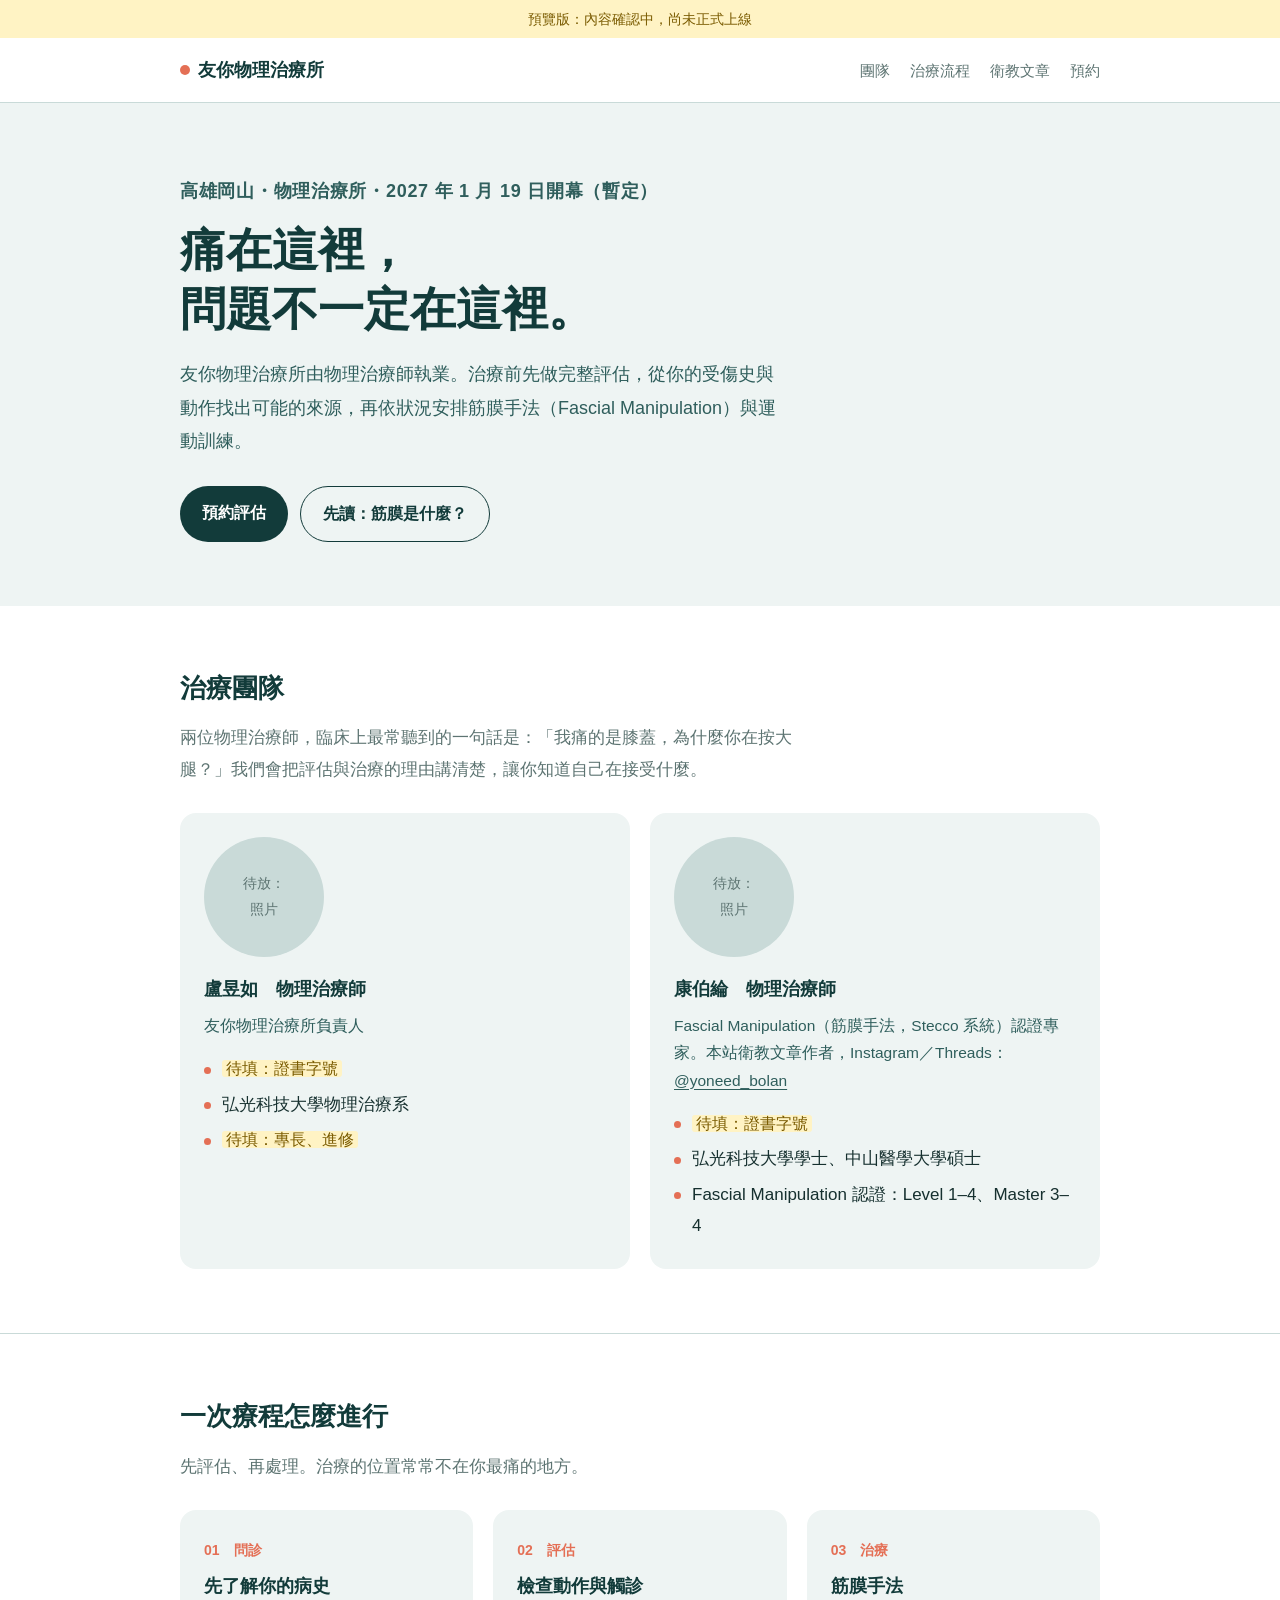
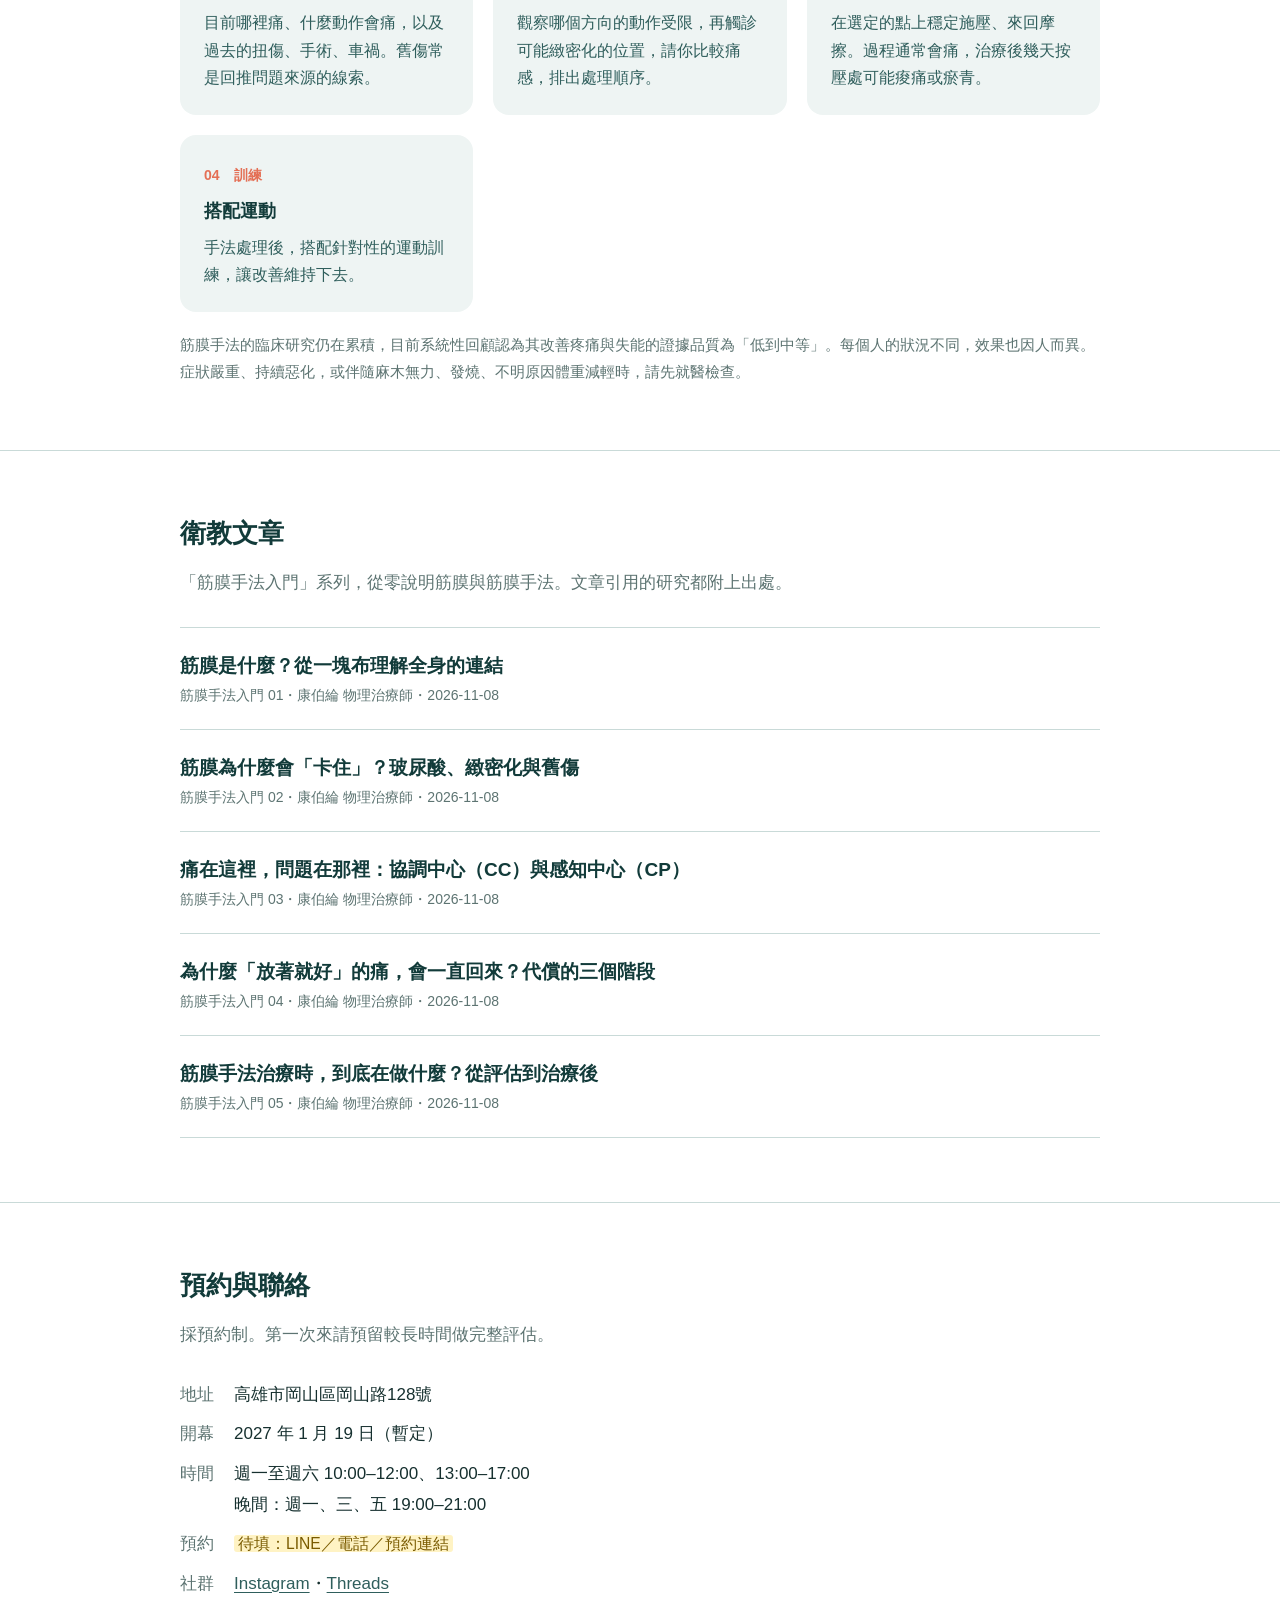
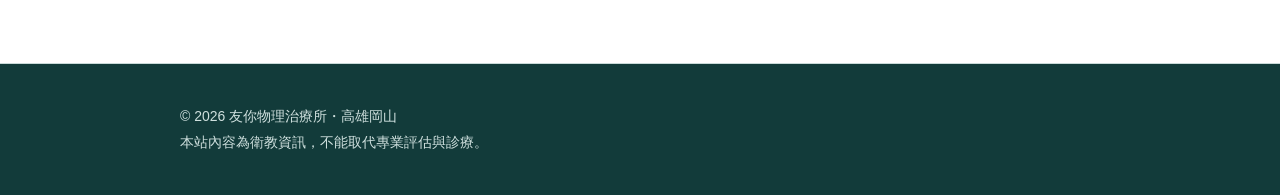
<file: index.html>
<!doctype html>
<html lang="zh-Hant-TW">
<head>
<meta name="robots" content="noindex, nofollow">
<meta charset="utf-8">
<meta name="viewport" content="width=device-width,initial-scale=1">
<title>友你物理治療所｜高雄岡山・筋膜手法</title>
<meta name="description" content="友你物理治療所位於高雄岡山。物理治療師以完整評估找出疼痛來源，提供筋膜手法（Fascial Manipulation）與運動訓練。">
<link rel="stylesheet" href="style.css">
<script type="application/ld+json">
{
  "@context": "https://schema.org",
  "@type": "PhysicalTherapy",
  "name": "友你物理治療所",
  "areaServed": "高雄市岡山區",
  "address": {"@type": "PostalAddress", "streetAddress": "岡山路128號", "addressLocality": "岡山區", "addressRegion": "高雄市", "addressCountry": "TW"},
  "openingHoursSpecification": [
    {"@type": "OpeningHoursSpecification", "dayOfWeek": ["Monday","Tuesday","Wednesday","Thursday","Friday","Saturday"], "opens": "10:00", "closes": "12:00"},
    {"@type": "OpeningHoursSpecification", "dayOfWeek": ["Monday","Tuesday","Wednesday","Thursday","Friday","Saturday"], "opens": "13:00", "closes": "17:00"},
    {"@type": "OpeningHoursSpecification", "dayOfWeek": ["Monday","Wednesday","Friday"], "opens": "19:00", "closes": "21:00"}
  ],
  "employee": [
    {"@type": "Person", "name": "盧昱如", "jobTitle": "物理治療師（負責人）", "alumniOf": "弘光科技大學物理治療系"},
    {"@type": "Person", "name": "康伯綸", "jobTitle": "物理治療師",
     "knowsAbout": ["Fascial Manipulation", "筋膜手法"],
     "alumniOf": ["弘光科技大學", "中山醫學大學"],
     "sameAs": ["https://www.instagram.com/yoneed_bolan/", "https://www.threads.com/@yoneed_bolan"]}
  ]
}
</script>
</head>
<body>
<div style="background:#FFF3C4;color:#7A5B00;text-align:center;font-size:14px;padding:8px 16px;line-height:1.6">預覽版：內容確認中，尚未正式上線</div>

<header class="site-header">
  <div class="wrap">
    <a class="brand" href="./">友你物理治療所</a>
    <nav class="nav">
      <a href="#team" class="hide-sm">團隊</a>
      <a href="#service">治療流程</a>
      <a href="#articles">衛教文章</a>
      <a href="#contact">預約</a>
    </nav>
  </div>
</header>

<section class="hero">
  <div class="wrap">
    <p class="eyebrow">高雄岡山・物理治療所・2027 年 1 月 19 日開幕（暫定）</p>
    <h1>痛在這裡，<br>問題不一定在這裡。</h1>
    <p>友你物理治療所由物理治療師執業。治療前先做完整評估，從你的受傷史與動作找出可能的來源，再依狀況安排筋膜手法（Fascial Manipulation）與運動訓練。</p>
    <div class="btns">
      <a class="btn btn-primary" href="#contact">預約評估</a>
      <a class="btn btn-ghost" href="articles/what-is-fascia.html">先讀：筋膜是什麼？</a>
    </div>
  </div>
</section>

<section class="block" id="team">
  <div class="wrap">
    <h2>治療團隊</h2>
    <p class="lead">兩位物理治療師，臨床上最常聽到的一句話是：「我痛的是膝蓋，為什麼你在按大腿？」我們會把評估與治療的理由講清楚，讓你知道自己在接受什麼。</p>
    <div class="grid">
      <div class="card">
        <div class="avatar" style="width:120px;height:120px;margin-bottom:16px">待放：<br>照片</div>
        <h3>盧昱如　物理治療師</h3>
        <p>友你物理治療所負責人</p>
        <ul class="creds">
          <li><span class="todo">待填：證書字號</span></li>
          <li>弘光科技大學物理治療系</li>
          <li><span class="todo">待填：專長、進修</span></li>
        </ul>
      </div>
      <div class="card">
        <div class="avatar" style="width:120px;height:120px;margin-bottom:16px">待放：<br>照片</div>
        <h3>康伯綸　物理治療師</h3>
        <p>Fascial Manipulation（筋膜手法，Stecco 系統）認證專家。本站衛教文章作者，Instagram／Threads：<a href="https://www.instagram.com/yoneed_bolan/">@yoneed_bolan</a></p>
        <ul class="creds">
          <li><span class="todo">待填：證書字號</span></li>
          <li>弘光科技大學學士、中山醫學大學碩士</li>
          <li>Fascial Manipulation 認證：Level 1–4、Master 3–4</li>
        </ul>
      </div>
    </div>
  </div>
</section>

<section class="block" id="service">
  <div class="wrap">
    <h2>一次療程怎麼進行</h2>
    <p class="lead">先評估、再處理。治療的位置常常不在你最痛的地方。</p>
    <div class="grid">
      <div class="card">
        <span class="step-no">01　問診</span>
        <h3>先了解你的病史</h3>
        <p>目前哪裡痛、什麼動作會痛，以及過去的扭傷、手術、車禍。舊傷常是回推問題來源的線索。</p>
      </div>
      <div class="card">
        <span class="step-no">02　評估</span>
        <h3>檢查動作與觸診</h3>
        <p>觀察哪個方向的動作受限，再觸診可能緻密化的位置，請你比較痛感，排出處理順序。</p>
      </div>
      <div class="card">
        <span class="step-no">03　治療</span>
        <h3>筋膜手法</h3>
        <p>在選定的點上穩定施壓、來回摩擦。過程通常會痛，治療後幾天按壓處可能痠痛或瘀青。</p>
      </div>
      <div class="card">
        <span class="step-no">04　訓練</span>
        <h3>搭配運動</h3>
        <p>手法處理後，搭配針對性的運動訓練，讓改善維持下去。</p>
      </div>
    </div>
    <p class="note">筋膜手法的臨床研究仍在累積，目前系統性回顧認為其改善疼痛與失能的證據品質為「低到中等」。每個人的狀況不同，效果也因人而異。症狀嚴重、持續惡化，或伴隨麻木無力、發燒、不明原因體重減輕時，請先就醫檢查。</p>
  </div>
</section>

<section class="block" id="articles">
  <div class="wrap">
    <h2>衛教文章</h2>
    <p class="lead">「筋膜手法入門」系列，從零說明筋膜與筋膜手法。文章引用的研究都附上出處。</p>
    <ul class="post-list">
      <li>
        <a href="articles/what-is-fascia.html">筋膜是什麼？從一塊布理解全身的連結</a>
        <div class="meta">筋膜手法入門 01・康伯綸 物理治療師・2026-11-08</div>
      </li>
      <li>
        <a href="articles/densification.html">筋膜為什麼會「卡住」？玻尿酸、緻密化與舊傷</a>
        <div class="meta">筋膜手法入門 02・康伯綸 物理治療師・2026-11-08</div>
      </li>
      <li>
        <a href="articles/cc-cp.html">痛在這裡，問題在那裡：協調中心（CC）與感知中心（CP）</a>
        <div class="meta">筋膜手法入門 03・康伯綸 物理治療師・2026-11-08</div>
      </li>
      <li>
        <a href="articles/compensation.html">為什麼「放著就好」的痛，會一直回來？代償的三個階段</a>
        <div class="meta">筋膜手法入門 04・康伯綸 物理治療師・2026-11-08</div>
      </li>
      <li>
        <a href="articles/treatment.html">筋膜手法治療時，到底在做什麼？從評估到治療後</a>
        <div class="meta">筋膜手法入門 05・康伯綸 物理治療師・2026-11-08</div>
      </li>
    </ul>
  </div>
</section>

<section class="block" id="contact">
  <div class="wrap">
    <h2>預約與聯絡</h2>
    <p class="lead">採預約制。第一次來請預留較長時間做完整評估。</p>
    <dl class="contact">
      <dt>地址</dt><dd>高雄市岡山區岡山路128號</dd>
      <dt>開幕</dt><dd>2027 年 1 月 19 日（暫定）</dd>
      <dt>時間</dt><dd>週一至週六 10:00–12:00、13:00–17:00<br>晚間：週一、三、五 19:00–21:00</dd>
      <dt>預約</dt><dd><span class="todo">待填：LINE／電話／預約連結</span></dd>
      <dt>社群</dt><dd><a href="https://www.instagram.com/yoneed_bolan/">Instagram</a>・<a href="https://www.threads.com/@yoneed_bolan">Threads</a></dd>
    </dl>
  </div>
</section>

<footer class="site-footer">
  <div class="wrap">
    <p>© 2026 友你物理治療所・高雄岡山</p>
    <p>本站內容為衛教資訊，不能取代專業評估與診療。</p>
  </div>
</footer>

</body>
</html>
</file>
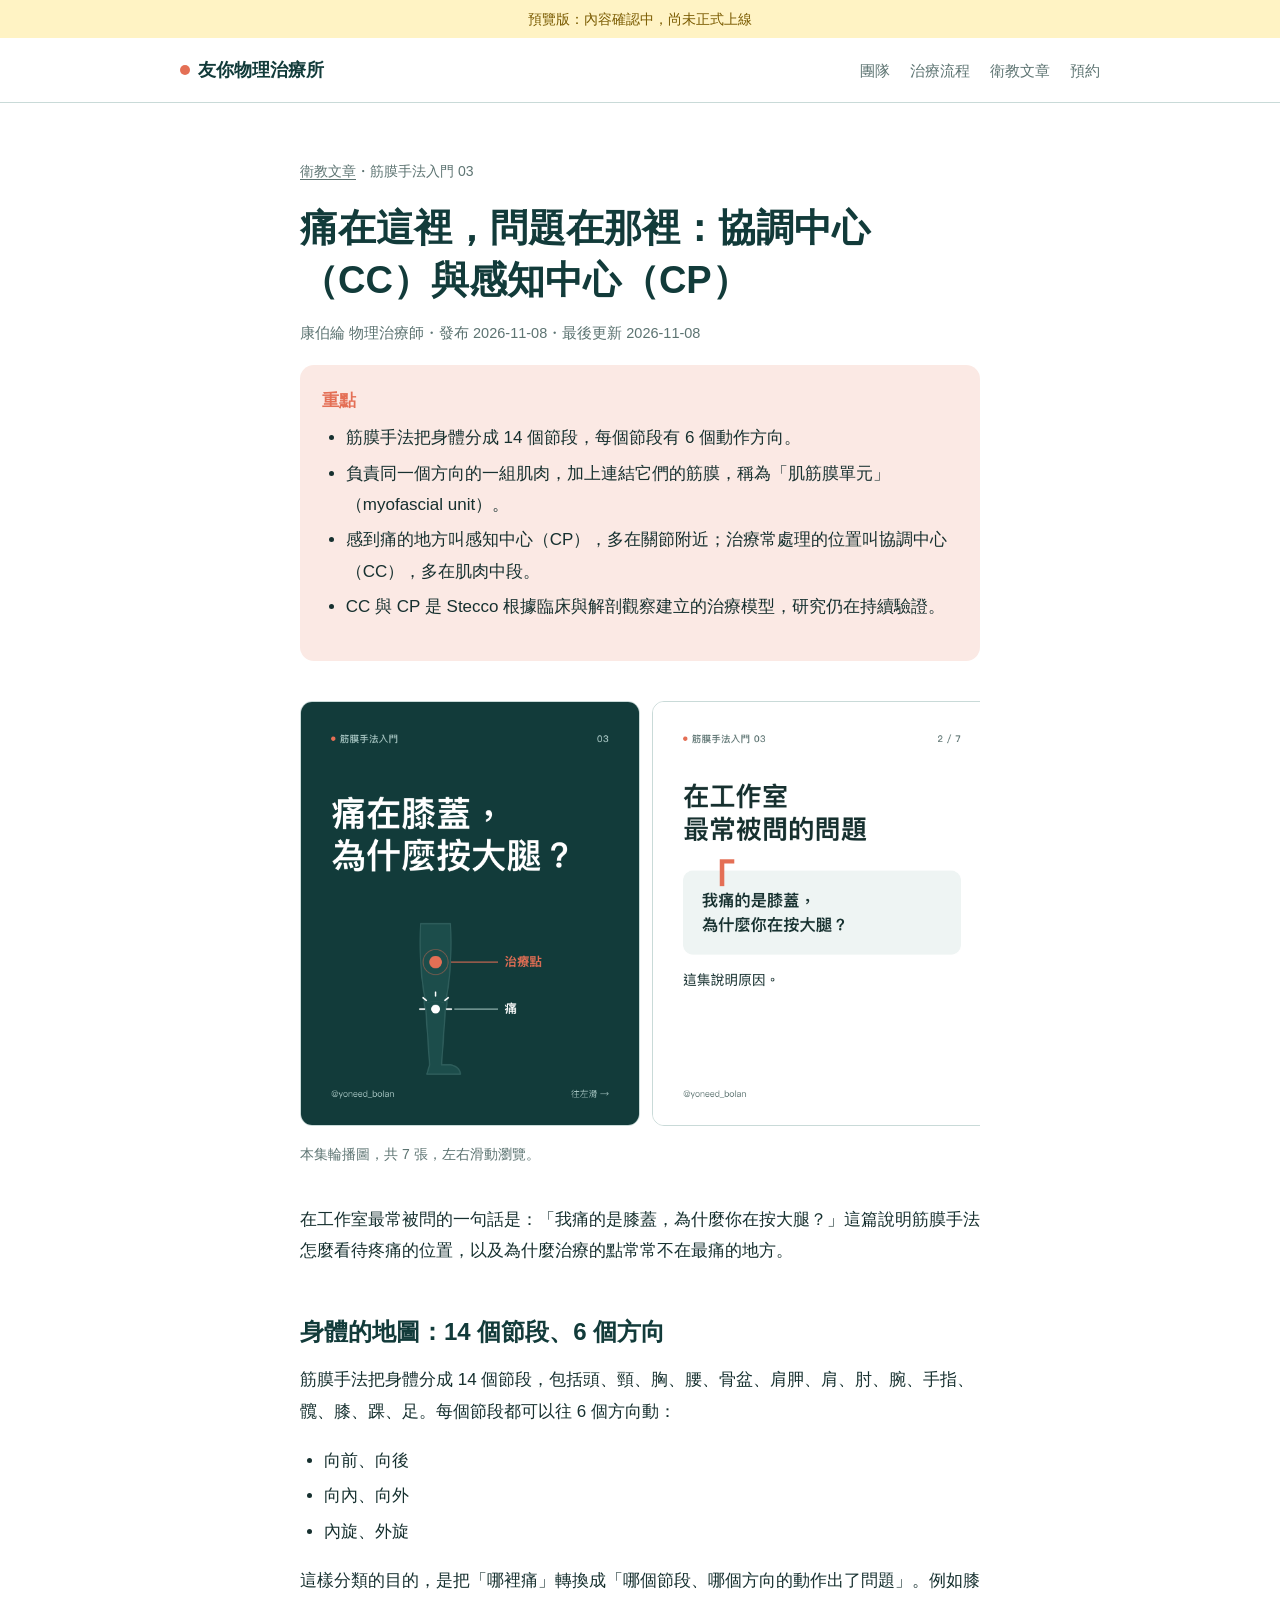
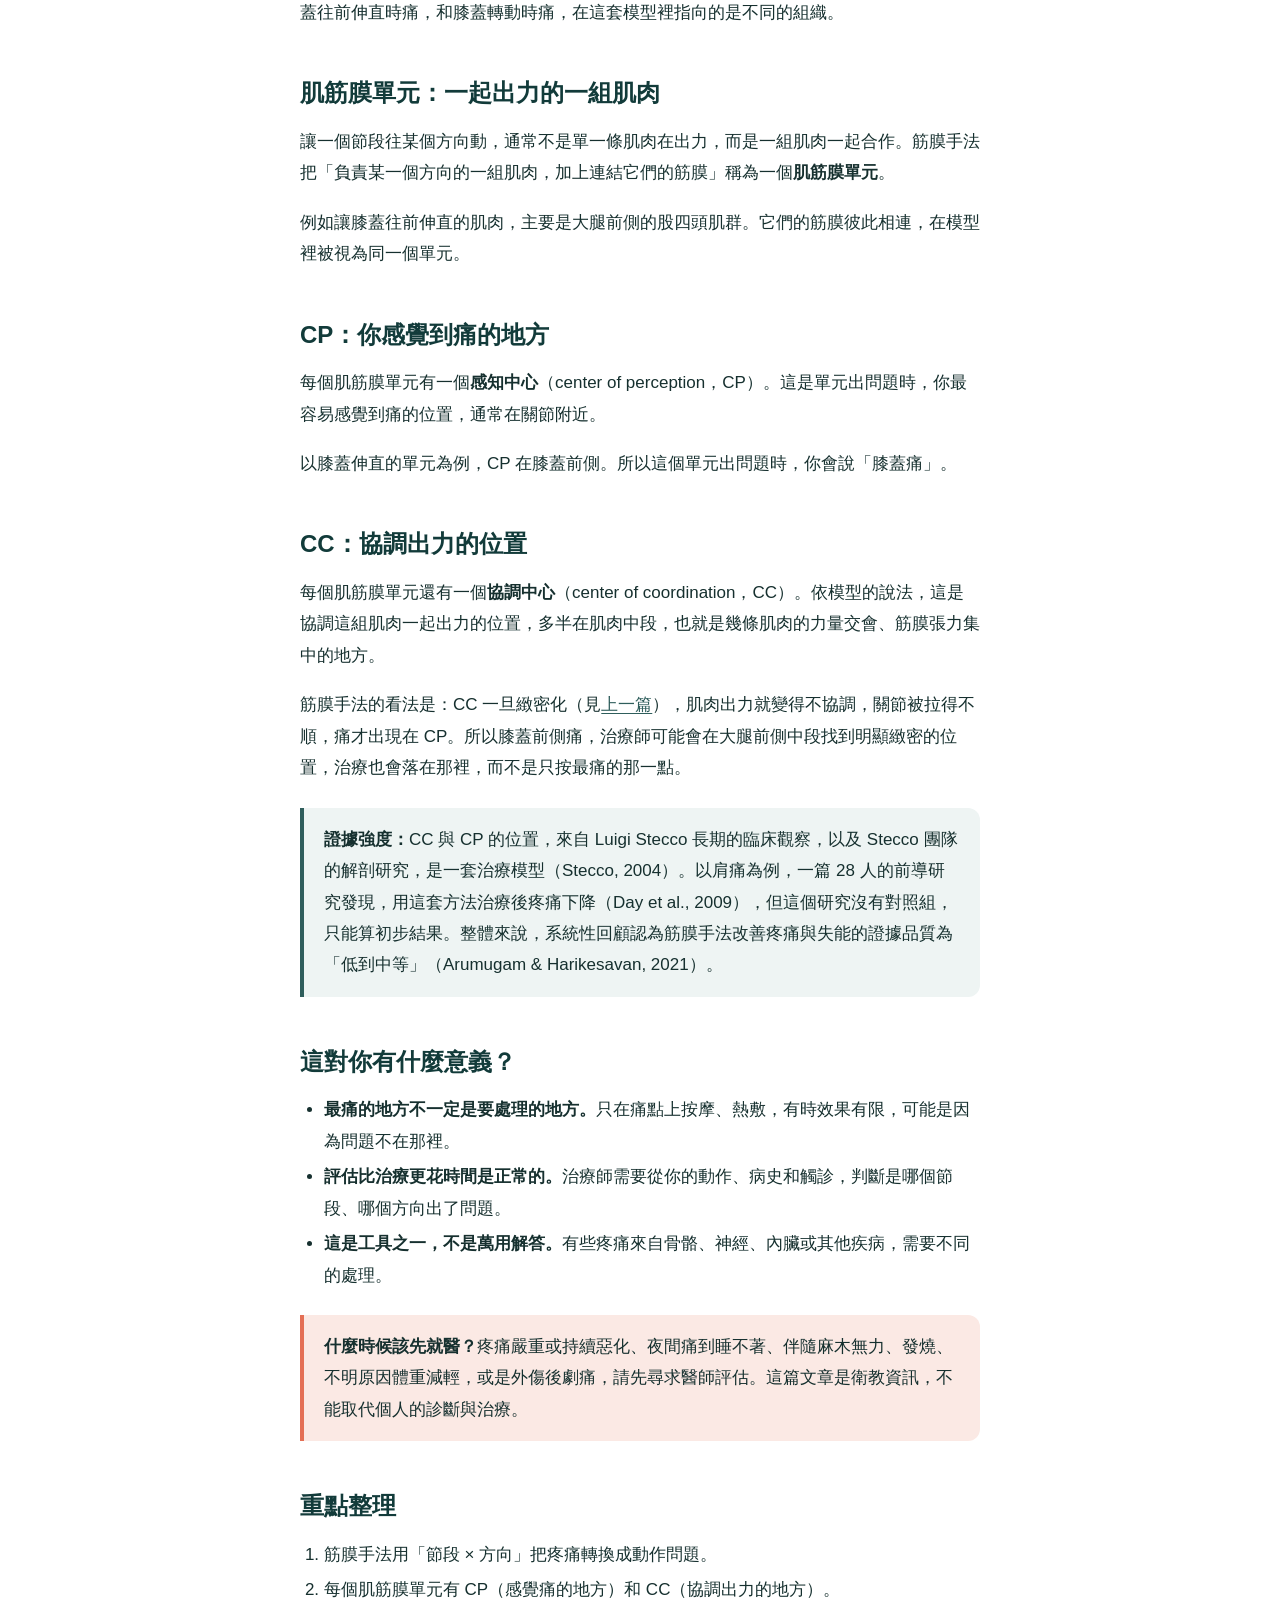
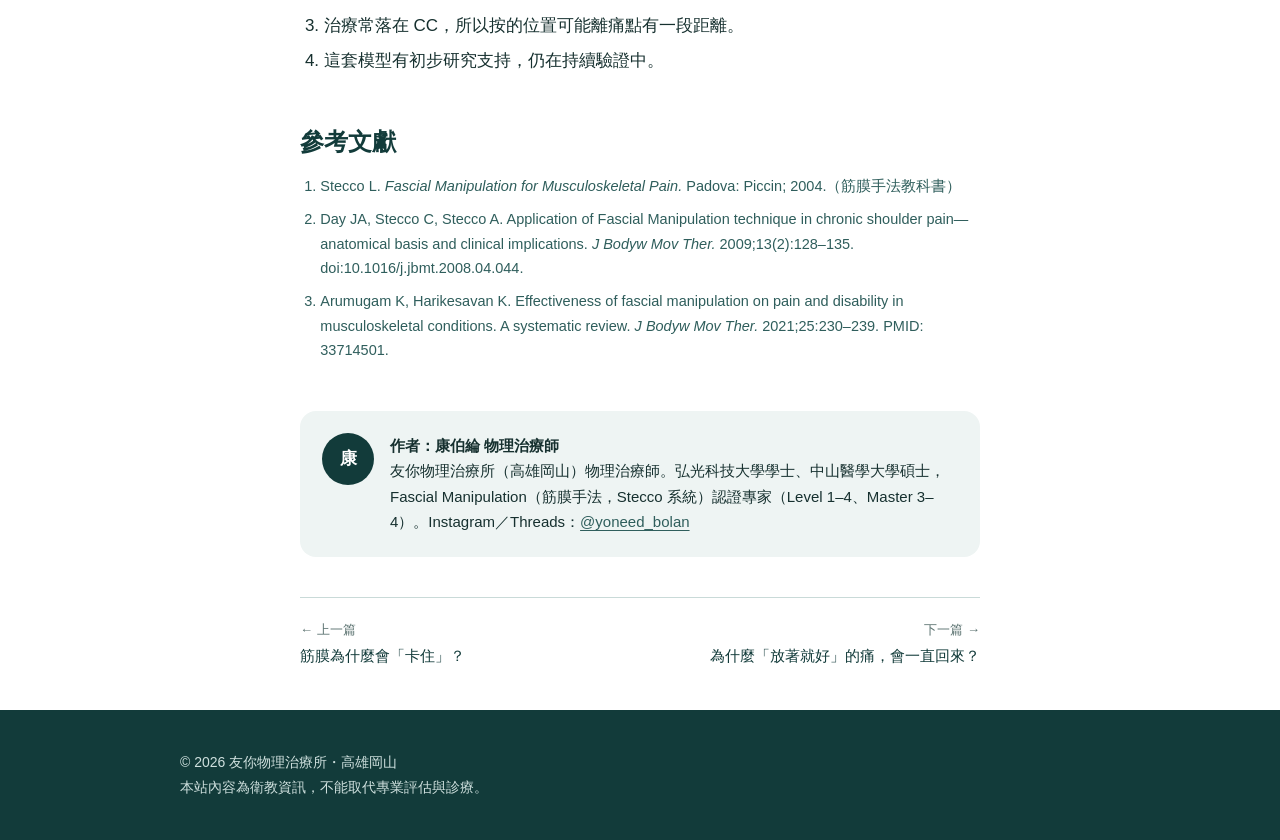
<file: articles/cc-cp.html>
<!doctype html>
<html lang="zh-Hant-TW">
<head>
<meta name="robots" content="noindex, nofollow">
<meta charset="utf-8">
<meta name="viewport" content="width=device-width,initial-scale=1">
<title>痛在這裡，問題在那裡：協調中心（CC）與感知中心（CP）｜筋膜手法入門 03</title>
<meta name="description" content="膝蓋痛為什麼要處理大腿？物理治療師說明筋膜手法的肌筋膜單元、感知中心（CP）與協調中心（CC），以及這套模型目前的研究證據。">
<link rel="stylesheet" href="../style.css">
<script type="application/ld+json">
{
  "@context": "https://schema.org",
  "@type": "Article",
  "headline": "痛在這裡，問題在那裡：協調中心（CC）與感知中心（CP）",
  "datePublished": "2026-11-08",
  "dateModified": "2026-11-08",
  "inLanguage": "zh-Hant-TW",
  "author": {"@type": "Person", "name": "康伯綸", "jobTitle": "物理治療師",
    "worksFor": {"@type": "PhysicalTherapy", "name": "友你物理治療所"},
    "sameAs": ["https://www.instagram.com/yoneed_bolan/", "https://www.threads.com/@yoneed_bolan"]},
  "citation": [
    "Stecco L. Fascial Manipulation for Musculoskeletal Pain. Padova: Piccin; 2004.",
    "Day JA, Stecco C, Stecco A. Application of Fascial Manipulation technique in chronic shoulder pain--anatomical basis and clinical implications. J Bodyw Mov Ther. 2009;13(2):128-135.",
    "Arumugam K, Harikesavan K. Effectiveness of fascial manipulation on pain and disability in musculoskeletal conditions. A systematic review. J Bodyw Mov Ther. 2021;25:230-239."
  ]
}
</script>
</head>
<body>
<div style="background:#FFF3C4;color:#7A5B00;text-align:center;font-size:14px;padding:8px 16px;line-height:1.6">預覽版：內容確認中，尚未正式上線</div>

<header class="site-header">
  <div class="wrap">
    <a class="brand" href="../">友你物理治療所</a>
    <nav class="nav">
      <a href="../#team" class="hide-sm">團隊</a>
      <a href="../#service">治療流程</a>
      <a href="../#articles">衛教文章</a>
      <a href="../#contact">預約</a>
    </nav>
  </div>
</header>

<main class="article">
  <div class="wrap">
    <p class="crumbs"><a href="../#articles">衛教文章</a>・筋膜手法入門 03</p>
    <h1>痛在這裡，問題在那裡：協調中心（CC）與感知中心（CP）</h1>
    <p class="byline">康伯綸 物理治療師・發布 2026-11-08・最後更新 2026-11-08</p>

    <div class="tldr">
      <strong>重點</strong>
      <ul>
        <li>筋膜手法把身體分成 14 個節段，每個節段有 6 個動作方向。</li>
        <li>負責同一個方向的一組肌肉，加上連結它們的筋膜，稱為「肌筋膜單元」（myofascial unit）。</li>
        <li>感到痛的地方叫感知中心（CP），多在關節附近；治療常處理的位置叫協調中心（CC），多在肌肉中段。</li>
        <li>CC 與 CP 是 Stecco 根據臨床與解剖觀察建立的治療模型，研究仍在持續驗證。</li>
      </ul>
    </div>

    <figure class="slides">
      <div class="strip">
        <img src="../images/ep03/ep03-01.png" alt="第 1 張：痛在膝蓋，為什麼按大腿？" loading="lazy" width="1080" height="1350">
        <img src="../images/ep03/ep03-02.png" alt="第 2 張：在工作室最常被問的問題：這集說明原因。　我痛的是膝蓋，　為什麼你在按大腿？" loading="lazy" width="1080" height="1350">
        <img src="../images/ep03/ep03-03.png" alt="第 3 張：14 個節段× 6 個方向：身體分成 14 個節段（例如肩、肘、膝、踝），每個節段可以往 6 個方向動。" loading="lazy" width="1080" height="1350">
        <img src="../images/ep03/ep03-04.png" alt="第 4 張：什麼是肌筋膜單元？：負責某一個方向動作的一組肌肉，加上連結它們的筋膜。" loading="lazy" width="1080" height="1350">
        <img src="../images/ep03/ep03-05.png" alt="第 5 張：CP：你感覺痛的地方：感知中心（center of perception），通常在關節附近。" loading="lazy" width="1080" height="1350">
        <img src="../images/ep03/ep03-06.png" alt="第 6 張：CC：筋膜手法處理的位置：協調中心（center of coordination），多半在肌肉中段。　＊筋膜手法的觀點：CC 的位置來自 Stecco 的臨床與解剖觀察，屬於治療模型，研究仍在持續驗證。" loading="lazy" width="1080" height="1350">
        <img src="../images/ep03/ep03-07.png" alt="第 7 張：為什麼痛會一直回來？：下一集 04　有朋友一直膝蓋痛、肩膀痛？分享給他" loading="lazy" width="1080" height="1350">
      </div>
      <figcaption>本集輪播圖，共 7 張，左右滑動瀏覽。</figcaption>
    </figure>

    <p>在工作室最常被問的一句話是：「我痛的是膝蓋，為什麼你在按大腿？」這篇說明筋膜手法怎麼看待疼痛的位置，以及為什麼治療的點常常不在最痛的地方。</p>

    <h2>身體的地圖：14 個節段、6 個方向</h2>
    <p>筋膜手法把身體分成 14 個節段，包括頭、頸、胸、腰、骨盆、肩胛、肩、肘、腕、手指、髖、膝、踝、足。每個節段都可以往 6 個方向動：</p>
    <ul>
      <li>向前、向後</li>
      <li>向內、向外</li>
      <li>內旋、外旋</li>
    </ul>
    <p>這樣分類的目的，是把「哪裡痛」轉換成「哪個節段、哪個方向的動作出了問題」。例如膝蓋往前伸直時痛，和膝蓋轉動時痛，在這套模型裡指向的是不同的組織。</p>

    <h2>肌筋膜單元：一起出力的一組肌肉</h2>
    <p>讓一個節段往某個方向動，通常不是單一條肌肉在出力，而是一組肌肉一起合作。筋膜手法把「負責某一個方向的一組肌肉，加上連結它們的筋膜」稱為一個<strong>肌筋膜單元</strong>。</p>
    <p>例如讓膝蓋往前伸直的肌肉，主要是大腿前側的股四頭肌群。它們的筋膜彼此相連，在模型裡被視為同一個單元。</p>

    <h2>CP：你感覺到痛的地方</h2>
    <p>每個肌筋膜單元有一個<strong>感知中心</strong>（center of perception，CP）。這是單元出問題時，你最容易感覺到痛的位置，通常在關節附近。</p>
    <p>以膝蓋伸直的單元為例，CP 在膝蓋前側。所以這個單元出問題時，你會說「膝蓋痛」。</p>

    <h2>CC：協調出力的位置</h2>
    <p>每個肌筋膜單元還有一個<strong>協調中心</strong>（center of coordination，CC）。依模型的說法，這是協調這組肌肉一起出力的位置，多半在肌肉中段，也就是幾條肌肉的力量交會、筋膜張力集中的地方。</p>
    <p>筋膜手法的看法是：CC 一旦緻密化（見<a href="densification.html">上一篇</a>），肌肉出力就變得不協調，關節被拉得不順，痛才出現在 CP。所以膝蓋前側痛，治療師可能會在大腿前側中段找到明顯緻密的位置，治療也會落在那裡，而不是只按最痛的那一點。</p>
    <div class="callout">
      <strong>證據強度：</strong>CC 與 CP 的位置，來自 Luigi Stecco 長期的臨床觀察，以及 Stecco 團隊的解剖研究，是一套治療模型（Stecco, 2004）。以肩痛為例，一篇 28 人的前導研究發現，用這套方法治療後疼痛下降（Day et al., 2009），但這個研究沒有對照組，只能算初步結果。整體來說，系統性回顧認為筋膜手法改善疼痛與失能的證據品質為「低到中等」（Arumugam &amp; Harikesavan, 2021）。
    </div>

    <h2>這對你有什麼意義？</h2>
    <ul>
      <li><strong>最痛的地方不一定是要處理的地方。</strong>只在痛點上按摩、熱敷，有時效果有限，可能是因為問題不在那裡。</li>
      <li><strong>評估比治療更花時間是正常的。</strong>治療師需要從你的動作、病史和觸診，判斷是哪個節段、哪個方向出了問題。</li>
      <li><strong>這是工具之一，不是萬用解答。</strong>有些疼痛來自骨骼、神經、內臟或其他疾病，需要不同的處理。</li>
    </ul>

    <div class="callout warn">
      <strong>什麼時候該先就醫？</strong>疼痛嚴重或持續惡化、夜間痛到睡不著、伴隨麻木無力、發燒、不明原因體重減輕，或是外傷後劇痛，請先尋求醫師評估。這篇文章是衛教資訊，不能取代個人的診斷與治療。
    </div>

    <h2>重點整理</h2>
    <ol>
      <li>筋膜手法用「節段 × 方向」把疼痛轉換成動作問題。</li>
      <li>每個肌筋膜單元有 CP（感覺痛的地方）和 CC（協調出力的地方）。</li>
      <li>治療常落在 CC，所以按的位置可能離痛點有一段距離。</li>
      <li>這套模型有初步研究支持，仍在持續驗證中。</li>
    </ol>

    <h2>參考文獻</h2>
    <ol class="refs">
      <li>Stecco L. <em>Fascial Manipulation for Musculoskeletal Pain.</em> Padova: Piccin; 2004.（筋膜手法教科書）</li>
      <li>Day JA, Stecco C, Stecco A. Application of Fascial Manipulation technique in chronic shoulder pain—anatomical basis and clinical implications. <em>J Bodyw Mov Ther.</em> 2009;13(2):128–135. doi:10.1016/j.jbmt.2008.04.044.</li>
      <li>Arumugam K, Harikesavan K. Effectiveness of fascial manipulation on pain and disability in musculoskeletal conditions. A systematic review. <em>J Bodyw Mov Ther.</em> 2021;25:230–239. PMID: 33714501.</li>
    </ol>

    <div class="author-box">
      <div class="dot">康</div>
      <p><strong>作者：康伯綸 物理治療師</strong><br>
      友你物理治療所（高雄岡山）物理治療師。弘光科技大學學士、中山醫學大學碩士，Fascial Manipulation（筋膜手法，Stecco 系統）認證專家（Level 1–4、Master 3–4）。Instagram／Threads：<a href="https://www.instagram.com/yoneed_bolan/">@yoneed_bolan</a></p>
    </div>

    <nav class="series-nav">
      <a href="densification.html"><span class="lbl">← 上一篇</span>筋膜為什麼會「卡住」？</a>
      <a href="compensation.html" style="text-align:right"><span class="lbl">下一篇 →</span>為什麼「放著就好」的痛，會一直回來？</a>
    </nav>
  </div>
</main>

<footer class="site-footer">
  <div class="wrap">
    <p>© 2026 友你物理治療所・高雄岡山</p>
    <p>本站內容為衛教資訊，不能取代專業評估與診療。</p>
  </div>
</footer>

</body>
</html>
</file>
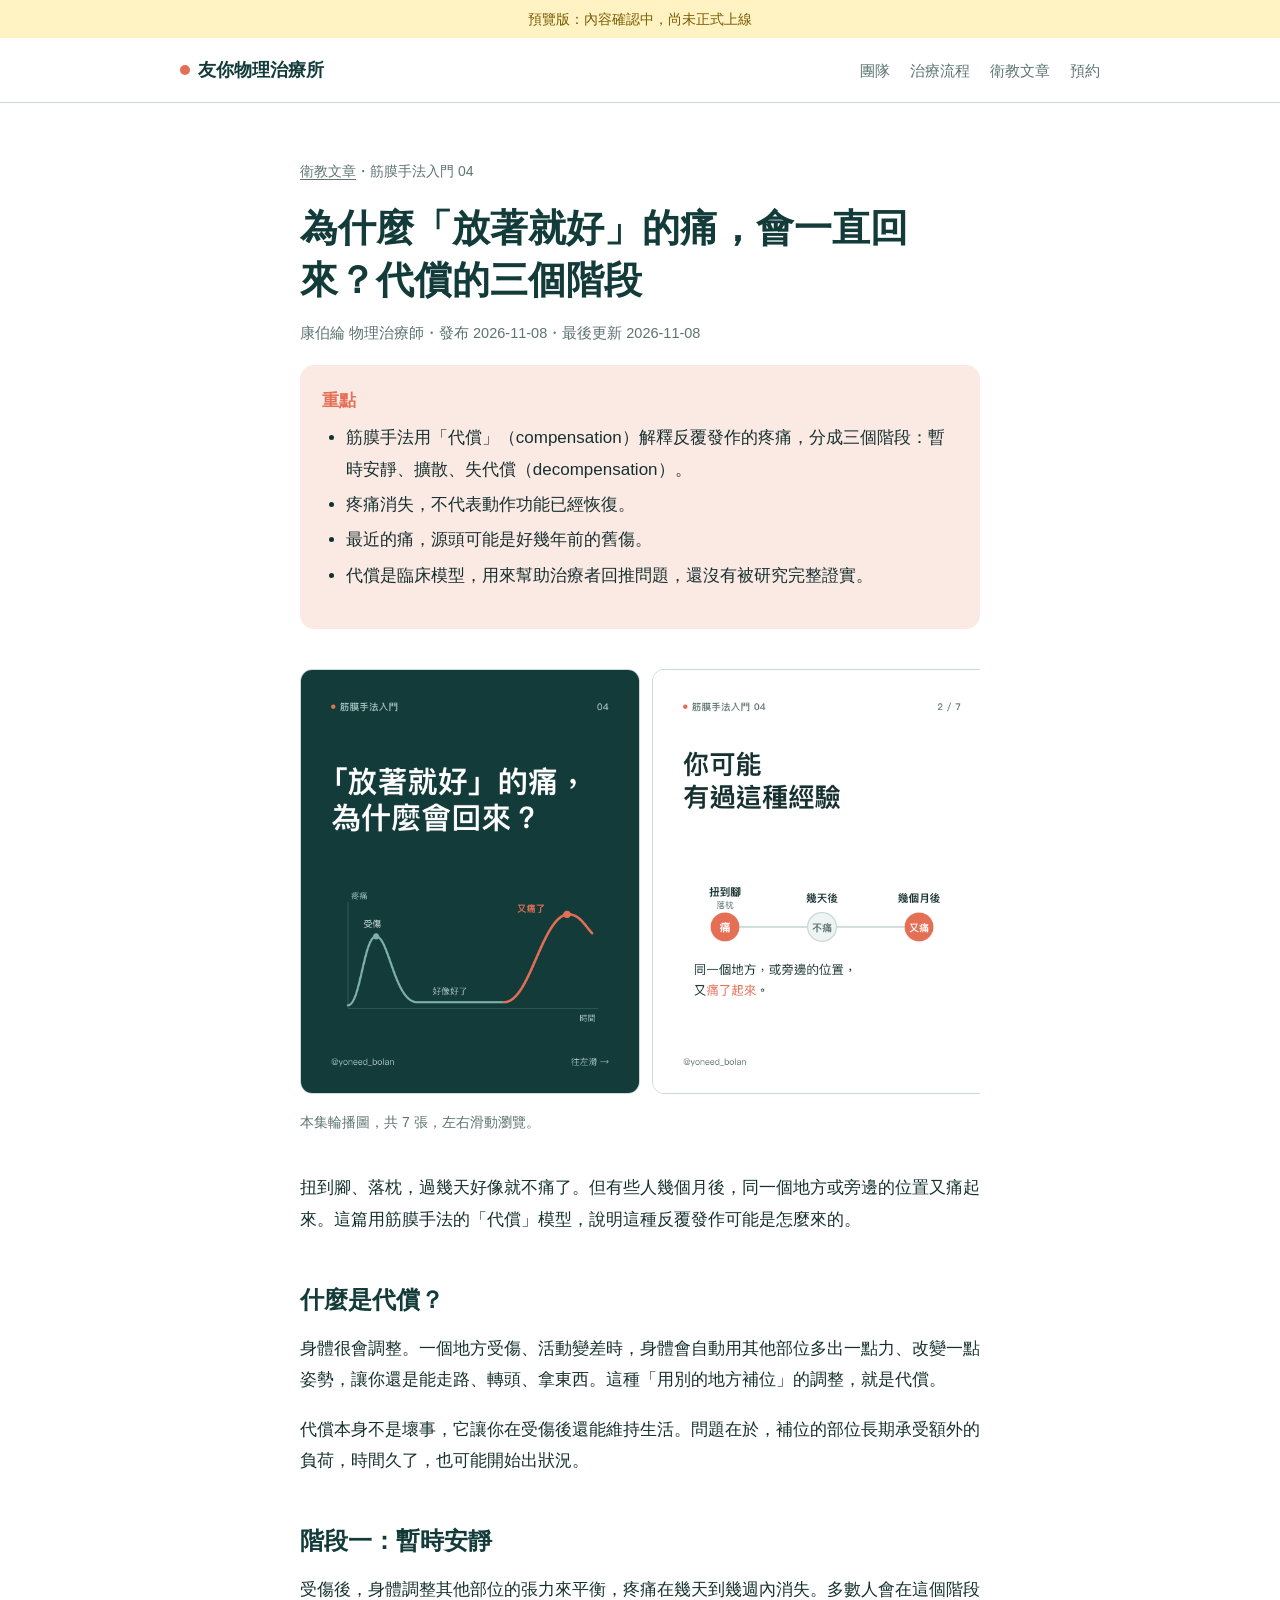
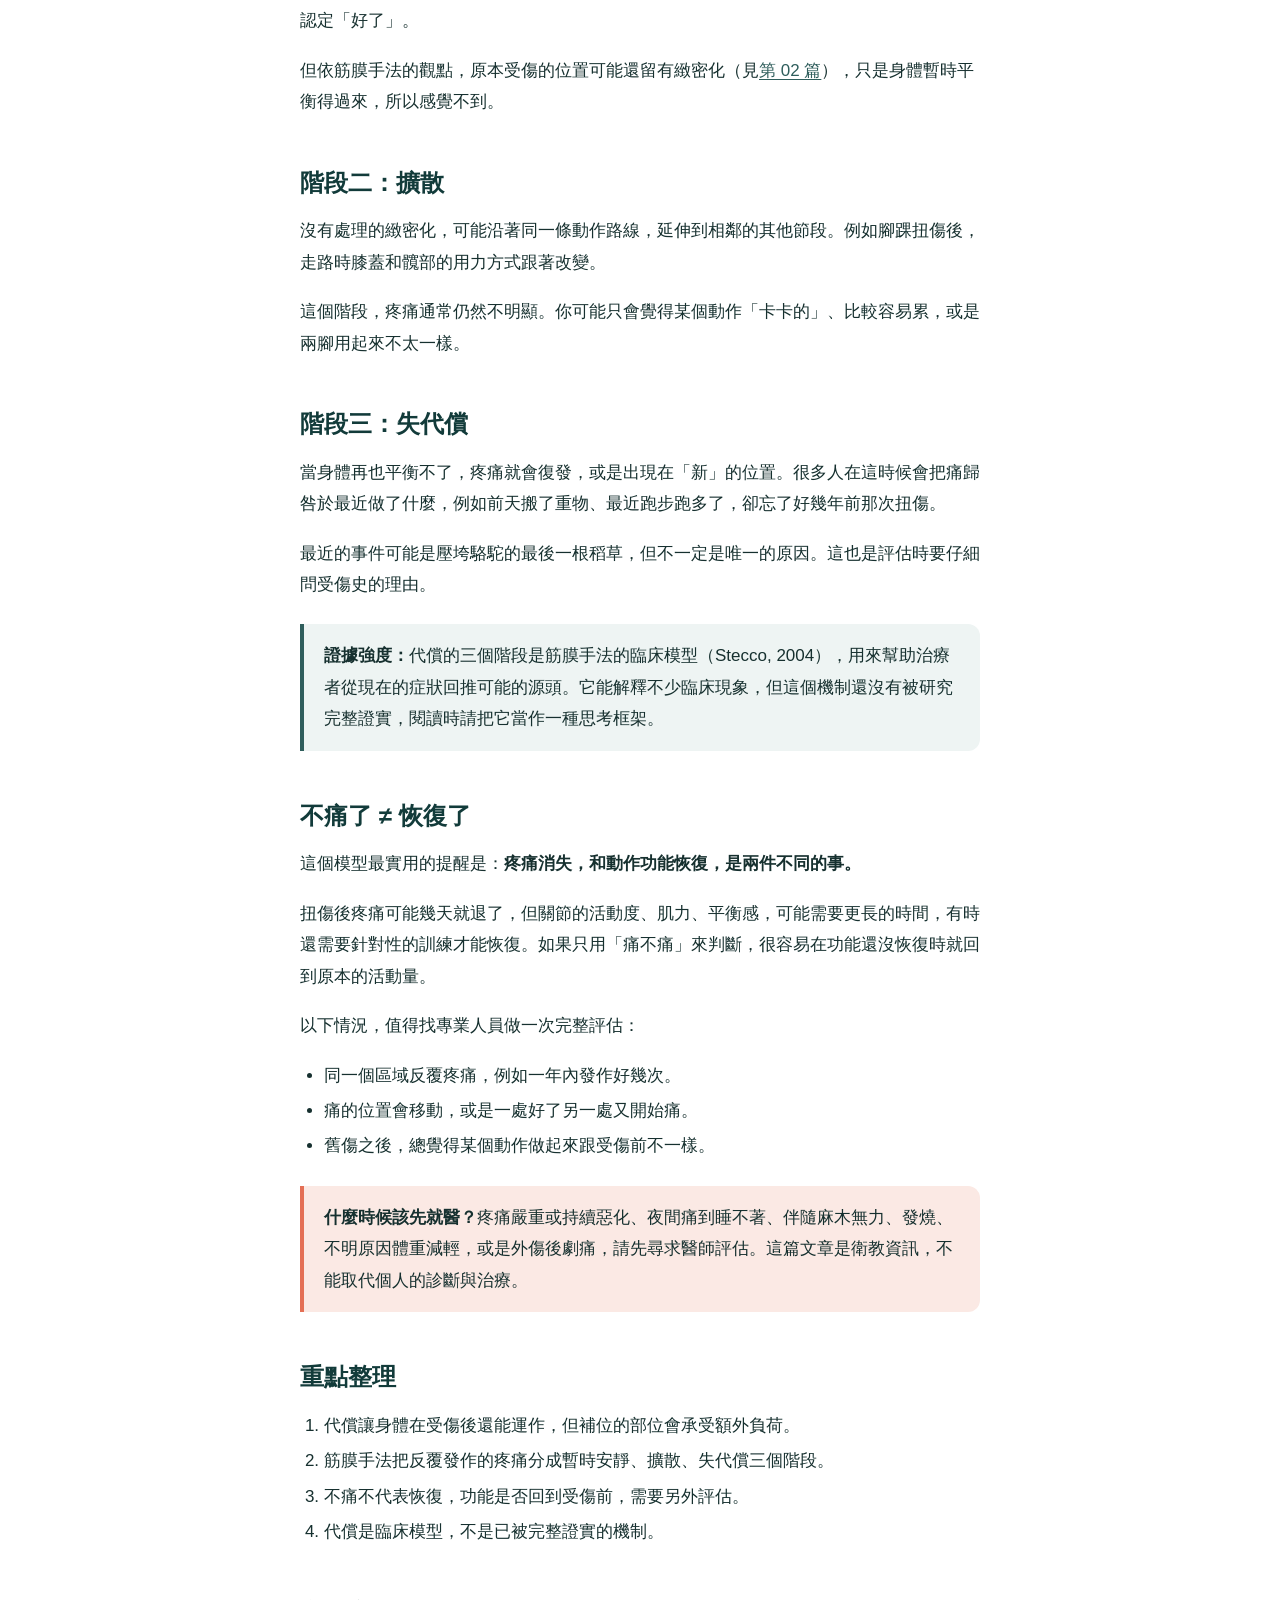
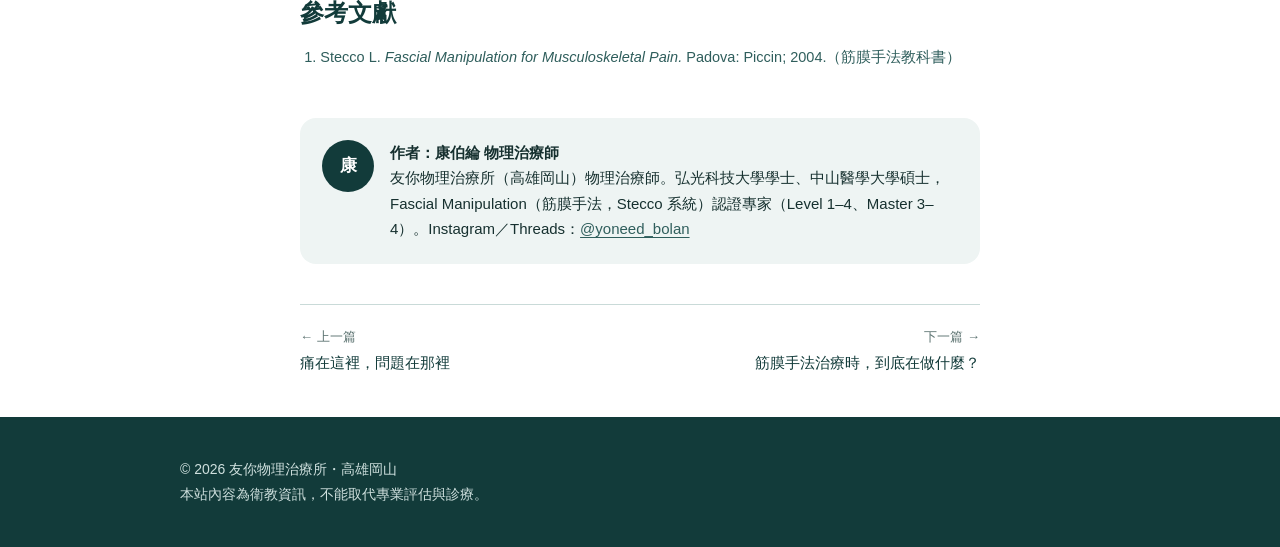
<file: articles/compensation.html>
<!doctype html>
<html lang="zh-Hant-TW">
<head>
<meta name="robots" content="noindex, nofollow">
<meta charset="utf-8">
<meta name="viewport" content="width=device-width,initial-scale=1">
<title>為什麼「放著就好」的痛，會一直回來？代償的三個階段｜筋膜手法入門 04</title>
<meta name="description" content="扭傷、落枕好了，幾個月後又痛？物理治療師用筋膜手法的代償（compensation）模型，說明疼痛暫時消失、擴散到失代償的過程，以及不痛不等於恢復。">
<link rel="stylesheet" href="../style.css">
<script type="application/ld+json">
{
  "@context": "https://schema.org",
  "@type": "Article",
  "headline": "為什麼「放著就好」的痛，會一直回來？代償的三個階段",
  "datePublished": "2026-11-08",
  "dateModified": "2026-11-08",
  "inLanguage": "zh-Hant-TW",
  "author": {"@type": "Person", "name": "康伯綸", "jobTitle": "物理治療師",
    "worksFor": {"@type": "PhysicalTherapy", "name": "友你物理治療所"},
    "sameAs": ["https://www.instagram.com/yoneed_bolan/", "https://www.threads.com/@yoneed_bolan"]},
  "citation": [
    "Stecco L. Fascial Manipulation for Musculoskeletal Pain. Padova: Piccin; 2004."
  ]
}
</script>
</head>
<body>
<div style="background:#FFF3C4;color:#7A5B00;text-align:center;font-size:14px;padding:8px 16px;line-height:1.6">預覽版：內容確認中，尚未正式上線</div>

<header class="site-header">
  <div class="wrap">
    <a class="brand" href="../">友你物理治療所</a>
    <nav class="nav">
      <a href="../#team" class="hide-sm">團隊</a>
      <a href="../#service">治療流程</a>
      <a href="../#articles">衛教文章</a>
      <a href="../#contact">預約</a>
    </nav>
  </div>
</header>

<main class="article">
  <div class="wrap">
    <p class="crumbs"><a href="../#articles">衛教文章</a>・筋膜手法入門 04</p>
    <h1>為什麼「放著就好」的痛，會一直回來？代償的三個階段</h1>
    <p class="byline">康伯綸 物理治療師・發布 2026-11-08・最後更新 2026-11-08</p>

    <div class="tldr">
      <strong>重點</strong>
      <ul>
        <li>筋膜手法用「代償」（compensation）解釋反覆發作的疼痛，分成三個階段：暫時安靜、擴散、失代償（decompensation）。</li>
        <li>疼痛消失，不代表動作功能已經恢復。</li>
        <li>最近的痛，源頭可能是好幾年前的舊傷。</li>
        <li>代償是臨床模型，用來幫助治療者回推問題，還沒有被研究完整證實。</li>
      </ul>
    </div>

    <figure class="slides">
      <div class="strip">
        <img src="../images/ep04/ep04-01.png" alt="第 1 張：「放著就好」的痛，為什麼會回來？" loading="lazy" width="1080" height="1350">
        <img src="../images/ep04/ep04-02.png" alt="第 2 張：你可能有過這種經驗" loading="lazy" width="1080" height="1350">
        <img src="../images/ep04/ep04-03.png" alt="第 3 張：暫時安靜：身體調整其他部位的張力來平衡，疼痛消失。" loading="lazy" width="1080" height="1350">
        <img src="../images/ep04/ep04-04.png" alt="第 4 張：擴散：緻密化沿著同一條動作路線，延伸到其他節段。" loading="lazy" width="1080" height="1350">
        <img src="../images/ep04/ep04-05.png" alt="第 5 張：失代償：身體平衡不了，疼痛復發，甚至出現「新」的痛點。" loading="lazy" width="1080" height="1350">
        <img src="../images/ep04/ep04-06.png" alt="第 6 張：同一區域反覆疼痛，值得找專業人員做完整評估。：＊代償是筋膜手法的臨床模型，用來幫治療者回推問題的源頭，還不是被研究完整證實的機制。　不痛了　≠　恢復了　消失了　動作功能　還沒完全恢復" loading="lazy" width="1080" height="1350">
        <img src="../images/ep04/ep04-07.png" alt="第 7 張：治療時到底在做什麼？：下一集 05（完結篇）　收藏起來，評估時說說你的受傷史" loading="lazy" width="1080" height="1350">
      </div>
      <figcaption>本集輪播圖，共 7 張，左右滑動瀏覽。</figcaption>
    </figure>

    <p>扭到腳、落枕，過幾天好像就不痛了。但有些人幾個月後，同一個地方或旁邊的位置又痛起來。這篇用筋膜手法的「代償」模型，說明這種反覆發作可能是怎麼來的。</p>

    <h2>什麼是代償？</h2>
    <p>身體很會調整。一個地方受傷、活動變差時，身體會自動用其他部位多出一點力、改變一點姿勢，讓你還是能走路、轉頭、拿東西。這種「用別的地方補位」的調整，就是代償。</p>
    <p>代償本身不是壞事，它讓你在受傷後還能維持生活。問題在於，補位的部位長期承受額外的負荷，時間久了，也可能開始出狀況。</p>

    <h2>階段一：暫時安靜</h2>
    <p>受傷後，身體調整其他部位的張力來平衡，疼痛在幾天到幾週內消失。多數人會在這個階段認定「好了」。</p>
    <p>但依筋膜手法的觀點，原本受傷的位置可能還留有緻密化（見<a href="densification.html">第 02 篇</a>），只是身體暫時平衡得過來，所以感覺不到。</p>

    <h2>階段二：擴散</h2>
    <p>沒有處理的緻密化，可能沿著同一條動作路線，延伸到相鄰的其他節段。例如腳踝扭傷後，走路時膝蓋和髖部的用力方式跟著改變。</p>
    <p>這個階段，疼痛通常仍然不明顯。你可能只會覺得某個動作「卡卡的」、比較容易累，或是兩腳用起來不太一樣。</p>

    <h2>階段三：失代償</h2>
    <p>當身體再也平衡不了，疼痛就會復發，或是出現在「新」的位置。很多人在這時候會把痛歸咎於最近做了什麼，例如前天搬了重物、最近跑步跑多了，卻忘了好幾年前那次扭傷。</p>
    <p>最近的事件可能是壓垮駱駝的最後一根稻草，但不一定是唯一的原因。這也是評估時要仔細問受傷史的理由。</p>

    <div class="callout">
      <strong>證據強度：</strong>代償的三個階段是筋膜手法的臨床模型（Stecco, 2004），用來幫助治療者從現在的症狀回推可能的源頭。它能解釋不少臨床現象，但這個機制還沒有被研究完整證實，閱讀時請把它當作一種思考框架。
    </div>

    <h2>不痛了 ≠ 恢復了</h2>
    <p>這個模型最實用的提醒是：<strong>疼痛消失，和動作功能恢復，是兩件不同的事。</strong></p>
    <p>扭傷後疼痛可能幾天就退了，但關節的活動度、肌力、平衡感，可能需要更長的時間，有時還需要針對性的訓練才能恢復。如果只用「痛不痛」來判斷，很容易在功能還沒恢復時就回到原本的活動量。</p>
    <p>以下情況，值得找專業人員做一次完整評估：</p>
    <ul>
      <li>同一個區域反覆疼痛，例如一年內發作好幾次。</li>
      <li>痛的位置會移動，或是一處好了另一處又開始痛。</li>
      <li>舊傷之後，總覺得某個動作做起來跟受傷前不一樣。</li>
    </ul>

    <div class="callout warn">
      <strong>什麼時候該先就醫？</strong>疼痛嚴重或持續惡化、夜間痛到睡不著、伴隨麻木無力、發燒、不明原因體重減輕，或是外傷後劇痛，請先尋求醫師評估。這篇文章是衛教資訊，不能取代個人的診斷與治療。
    </div>

    <h2>重點整理</h2>
    <ol>
      <li>代償讓身體在受傷後還能運作，但補位的部位會承受額外負荷。</li>
      <li>筋膜手法把反覆發作的疼痛分成暫時安靜、擴散、失代償三個階段。</li>
      <li>不痛不代表恢復，功能是否回到受傷前，需要另外評估。</li>
      <li>代償是臨床模型，不是已被完整證實的機制。</li>
    </ol>

    <h2>參考文獻</h2>
    <ol class="refs">
      <li>Stecco L. <em>Fascial Manipulation for Musculoskeletal Pain.</em> Padova: Piccin; 2004.（筋膜手法教科書）</li>
    </ol>

    <div class="author-box">
      <div class="dot">康</div>
      <p><strong>作者：康伯綸 物理治療師</strong><br>
      友你物理治療所（高雄岡山）物理治療師。弘光科技大學學士、中山醫學大學碩士，Fascial Manipulation（筋膜手法，Stecco 系統）認證專家（Level 1–4、Master 3–4）。Instagram／Threads：<a href="https://www.instagram.com/yoneed_bolan/">@yoneed_bolan</a></p>
    </div>

    <nav class="series-nav">
      <a href="cc-cp.html"><span class="lbl">← 上一篇</span>痛在這裡，問題在那裡</a>
      <a href="treatment.html" style="text-align:right"><span class="lbl">下一篇 →</span>筋膜手法治療時，到底在做什麼？</a>
    </nav>
  </div>
</main>

<footer class="site-footer">
  <div class="wrap">
    <p>© 2026 友你物理治療所・高雄岡山</p>
    <p>本站內容為衛教資訊，不能取代專業評估與診療。</p>
  </div>
</footer>

</body>
</html>
</file>
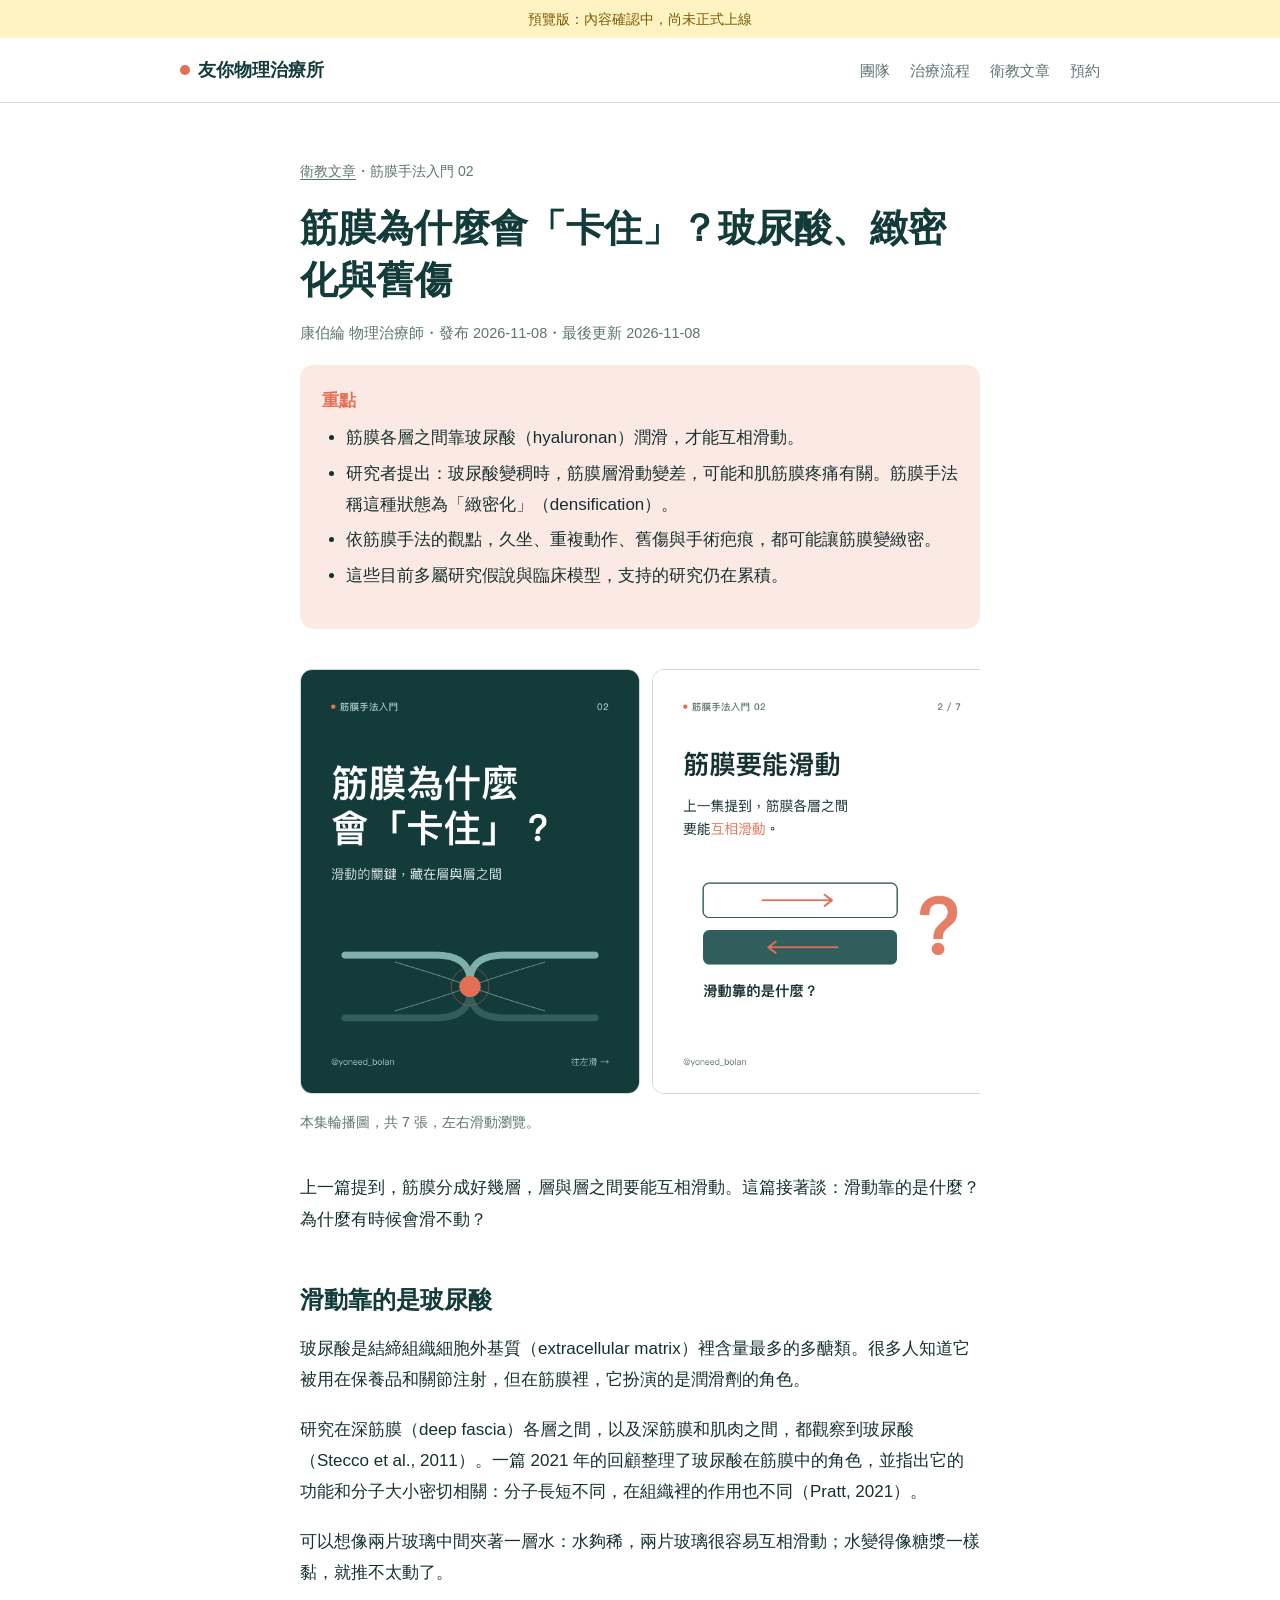
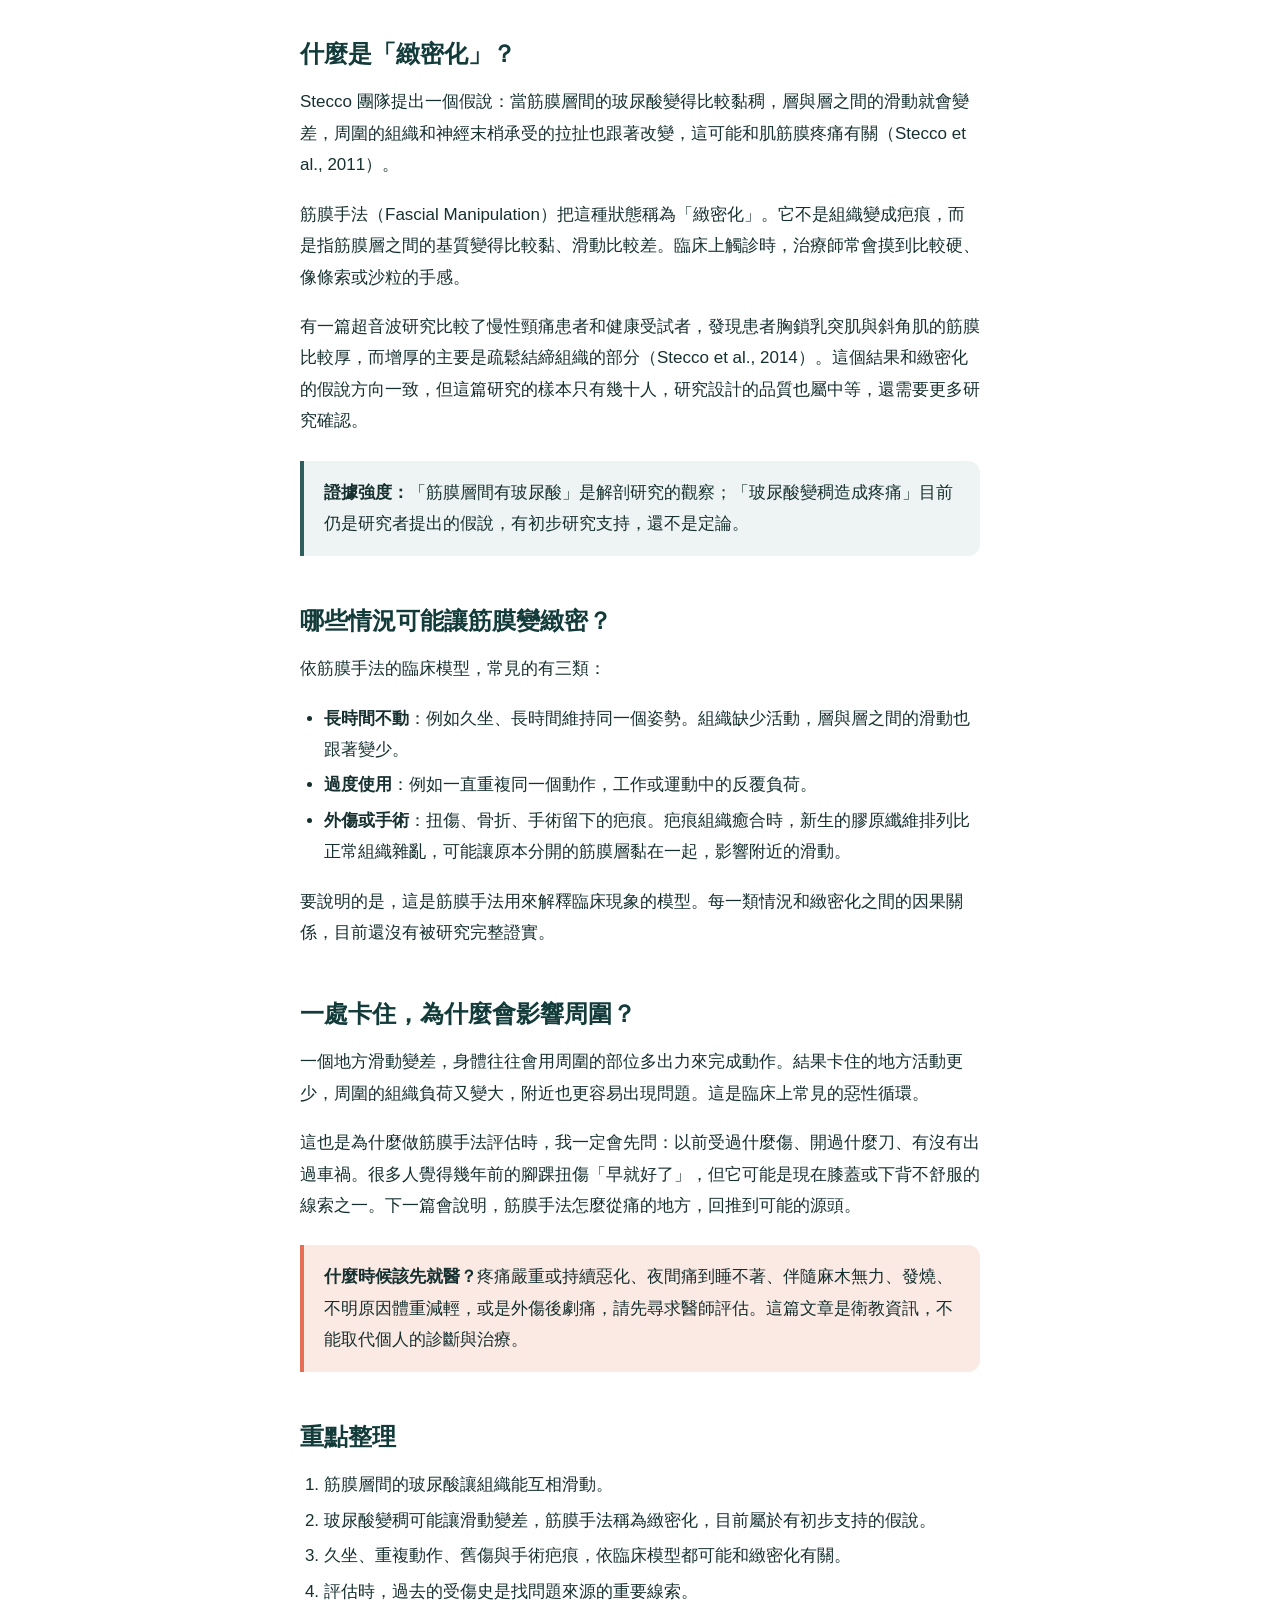
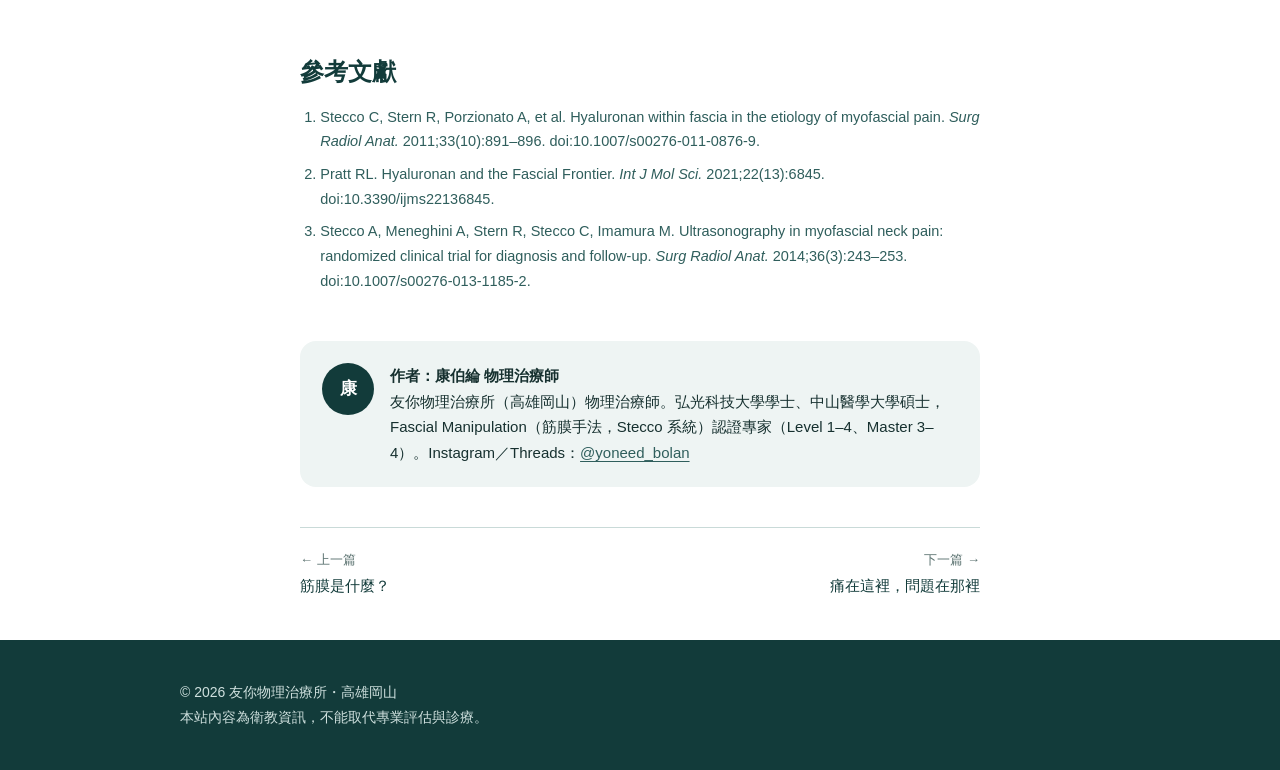
<file: articles/densification.html>
<!doctype html>
<html lang="zh-Hant-TW">
<head>
<meta name="robots" content="noindex, nofollow">
<meta charset="utf-8">
<meta name="viewport" content="width=device-width,initial-scale=1">
<title>筋膜為什麼會「卡住」？玻尿酸、緻密化與舊傷｜筋膜手法入門 02</title>
<meta name="description" content="物理治療師說明筋膜層之間的玻尿酸（hyaluronan）、筋膜手法所說的緻密化（densification），以及久坐、重複動作、舊傷疤痕為什麼可能有關。附研究出處與證據強度。">
<link rel="stylesheet" href="../style.css">
<script type="application/ld+json">
{
  "@context": "https://schema.org",
  "@type": "Article",
  "headline": "筋膜為什麼會「卡住」？玻尿酸、緻密化與舊傷",
  "datePublished": "2026-11-08",
  "dateModified": "2026-11-08",
  "inLanguage": "zh-Hant-TW",
  "author": {"@type": "Person", "name": "康伯綸", "jobTitle": "物理治療師",
    "worksFor": {"@type": "PhysicalTherapy", "name": "友你物理治療所"},
    "sameAs": ["https://www.instagram.com/yoneed_bolan/", "https://www.threads.com/@yoneed_bolan"]},
  "citation": [
    "Stecco C, Stern R, Porzionato A, et al. Hyaluronan within fascia in the etiology of myofascial pain. Surg Radiol Anat. 2011;33(10):891-896.",
    "Pratt RL. Hyaluronan and the Fascial Frontier. Int J Mol Sci. 2021;22(13):6845.",
    "Stecco A, Meneghini A, Stern R, Stecco C, Imamura M. Ultrasonography in myofascial neck pain: randomized clinical trial for diagnosis and follow-up. Surg Radiol Anat. 2014;36(3):243-253."
  ]
}
</script>
</head>
<body>
<div style="background:#FFF3C4;color:#7A5B00;text-align:center;font-size:14px;padding:8px 16px;line-height:1.6">預覽版：內容確認中，尚未正式上線</div>

<header class="site-header">
  <div class="wrap">
    <a class="brand" href="../">友你物理治療所</a>
    <nav class="nav">
      <a href="../#team" class="hide-sm">團隊</a>
      <a href="../#service">治療流程</a>
      <a href="../#articles">衛教文章</a>
      <a href="../#contact">預約</a>
    </nav>
  </div>
</header>

<main class="article">
  <div class="wrap">
    <p class="crumbs"><a href="../#articles">衛教文章</a>・筋膜手法入門 02</p>
    <h1>筋膜為什麼會「卡住」？玻尿酸、緻密化與舊傷</h1>
    <p class="byline">康伯綸 物理治療師・發布 2026-11-08・最後更新 2026-11-08</p>

    <div class="tldr">
      <strong>重點</strong>
      <ul>
        <li>筋膜各層之間靠玻尿酸（hyaluronan）潤滑，才能互相滑動。</li>
        <li>研究者提出：玻尿酸變稠時，筋膜層滑動變差，可能和肌筋膜疼痛有關。筋膜手法稱這種狀態為「緻密化」（densification）。</li>
        <li>依筋膜手法的觀點，久坐、重複動作、舊傷與手術疤痕，都可能讓筋膜變緻密。</li>
        <li>這些目前多屬研究假說與臨床模型，支持的研究仍在累積。</li>
      </ul>
    </div>

    <figure class="slides">
      <div class="strip">
        <img src="../images/ep02/ep02-01.png" alt="第 1 張：筋膜為什麼會「卡住」？：滑動的關鍵，藏在層與層之間" loading="lazy" width="1080" height="1350">
        <img src="../images/ep02/ep02-02.png" alt="第 2 張：筋膜要能滑動：上一集提到，筋膜各層之間要能互相滑動。" loading="lazy" width="1080" height="1350">
        <img src="../images/ep02/ep02-03.png" alt="第 3 張：答案是：玻尿酸：層與層之間的玻尿酸（hyaluronan），在這裡扮演潤滑劑。" loading="lazy" width="1080" height="1350">
        <img src="../images/ep02/ep02-04.png" alt="第 4 張：玻尿酸變稠，就滑不動：研究提出：玻尿酸變稠時，筋膜滑動變差，可能和肌筋膜疼痛有關。" loading="lazy" width="1080" height="1350">
        <img src="../images/ep02/ep02-05.png" alt="第 5 張：哪些情況可能讓筋膜變緻密？：長時間不動例如久坐　過度使用例如一直重複同一個動作　外傷、手術的疤痕膠原纖維排列雜亂，可能讓筋膜層黏在一起　＊依筋膜手法的觀點" loading="lazy" width="1080" height="1350">
        <img src="../images/ep02/ep02-06.png" alt="第 6 張：一處卡住，會慢慢擴散：所以評估時，我一定會先問你過去受過什麼傷、開過什麼刀。" loading="lazy" width="1080" height="1350">
        <img src="../images/ep02/ep02-07.png" alt="第 7 張：痛在這裡，問題在那裡：下一集 03　你以前受過哪些傷？留言告訴我" loading="lazy" width="1080" height="1350">
      </div>
      <figcaption>本集輪播圖，共 7 張，左右滑動瀏覽。</figcaption>
    </figure>

    <p>上一篇提到，筋膜分成好幾層，層與層之間要能互相滑動。這篇接著談：滑動靠的是什麼？為什麼有時候會滑不動？</p>

    <h2>滑動靠的是玻尿酸</h2>
    <p>玻尿酸是結締組織細胞外基質（extracellular matrix）裡含量最多的多醣類。很多人知道它被用在保養品和關節注射，但在筋膜裡，它扮演的是潤滑劑的角色。</p>
    <p>研究在深筋膜（deep fascia）各層之間，以及深筋膜和肌肉之間，都觀察到玻尿酸（Stecco et al., 2011）。一篇 2021 年的回顧整理了玻尿酸在筋膜中的角色，並指出它的功能和分子大小密切相關：分子長短不同，在組織裡的作用也不同（Pratt, 2021）。</p>
    <p>可以想像兩片玻璃中間夾著一層水：水夠稀，兩片玻璃很容易互相滑動；水變得像糖漿一樣黏，就推不太動了。</p>

    <h2>什麼是「緻密化」？</h2>
    <p>Stecco 團隊提出一個假說：當筋膜層間的玻尿酸變得比較黏稠，層與層之間的滑動就會變差，周圍的組織和神經末梢承受的拉扯也跟著改變，這可能和肌筋膜疼痛有關（Stecco et al., 2011）。</p>
    <p>筋膜手法（Fascial Manipulation）把這種狀態稱為「緻密化」。它不是組織變成疤痕，而是指筋膜層之間的基質變得比較黏、滑動比較差。臨床上觸診時，治療師常會摸到比較硬、像條索或沙粒的手感。</p>
    <p>有一篇超音波研究比較了慢性頸痛患者和健康受試者，發現患者胸鎖乳突肌與斜角肌的筋膜比較厚，而增厚的主要是疏鬆結締組織的部分（Stecco et al., 2014）。這個結果和緻密化的假說方向一致，但這篇研究的樣本只有幾十人，研究設計的品質也屬中等，還需要更多研究確認。</p>
    <div class="callout">
      <strong>證據強度：</strong>「筋膜層間有玻尿酸」是解剖研究的觀察；「玻尿酸變稠造成疼痛」目前仍是研究者提出的假說，有初步研究支持，還不是定論。
    </div>

    <h2>哪些情況可能讓筋膜變緻密？</h2>
    <p>依筋膜手法的臨床模型，常見的有三類：</p>
    <ul>
      <li><strong>長時間不動</strong>：例如久坐、長時間維持同一個姿勢。組織缺少活動，層與層之間的滑動也跟著變少。</li>
      <li><strong>過度使用</strong>：例如一直重複同一個動作，工作或運動中的反覆負荷。</li>
      <li><strong>外傷或手術</strong>：扭傷、骨折、手術留下的疤痕。疤痕組織癒合時，新生的膠原纖維排列比正常組織雜亂，可能讓原本分開的筋膜層黏在一起，影響附近的滑動。</li>
    </ul>
    <p>要說明的是，這是筋膜手法用來解釋臨床現象的模型。每一類情況和緻密化之間的因果關係，目前還沒有被研究完整證實。</p>

    <h2>一處卡住，為什麼會影響周圍？</h2>
    <p>一個地方滑動變差，身體往往會用周圍的部位多出力來完成動作。結果卡住的地方活動更少，周圍的組織負荷又變大，附近也更容易出現問題。這是臨床上常見的惡性循環。</p>
    <p>這也是為什麼做筋膜手法評估時，我一定會先問：以前受過什麼傷、開過什麼刀、有沒有出過車禍。很多人覺得幾年前的腳踝扭傷「早就好了」，但它可能是現在膝蓋或下背不舒服的線索之一。下一篇會說明，筋膜手法怎麼從痛的地方，回推到可能的源頭。</p>

    <div class="callout warn">
      <strong>什麼時候該先就醫？</strong>疼痛嚴重或持續惡化、夜間痛到睡不著、伴隨麻木無力、發燒、不明原因體重減輕，或是外傷後劇痛，請先尋求醫師評估。這篇文章是衛教資訊，不能取代個人的診斷與治療。
    </div>

    <h2>重點整理</h2>
    <ol>
      <li>筋膜層間的玻尿酸讓組織能互相滑動。</li>
      <li>玻尿酸變稠可能讓滑動變差，筋膜手法稱為緻密化，目前屬於有初步支持的假說。</li>
      <li>久坐、重複動作、舊傷與手術疤痕，依臨床模型都可能和緻密化有關。</li>
      <li>評估時，過去的受傷史是找問題來源的重要線索。</li>
    </ol>

    <h2>參考文獻</h2>
    <ol class="refs">
      <li>Stecco C, Stern R, Porzionato A, et al. Hyaluronan within fascia in the etiology of myofascial pain. <em>Surg Radiol Anat.</em> 2011;33(10):891–896. doi:10.1007/s00276-011-0876-9.</li>
      <li>Pratt RL. Hyaluronan and the Fascial Frontier. <em>Int J Mol Sci.</em> 2021;22(13):6845. doi:10.3390/ijms22136845.</li>
      <li>Stecco A, Meneghini A, Stern R, Stecco C, Imamura M. Ultrasonography in myofascial neck pain: randomized clinical trial for diagnosis and follow-up. <em>Surg Radiol Anat.</em> 2014;36(3):243–253. doi:10.1007/s00276-013-1185-2.</li>
    </ol>

    <div class="author-box">
      <div class="dot">康</div>
      <p><strong>作者：康伯綸 物理治療師</strong><br>
      友你物理治療所（高雄岡山）物理治療師。弘光科技大學學士、中山醫學大學碩士，Fascial Manipulation（筋膜手法，Stecco 系統）認證專家（Level 1–4、Master 3–4）。Instagram／Threads：<a href="https://www.instagram.com/yoneed_bolan/">@yoneed_bolan</a></p>
    </div>

    <nav class="series-nav">
      <a href="what-is-fascia.html"><span class="lbl">← 上一篇</span>筋膜是什麼？</a>
      <a href="cc-cp.html" style="text-align:right"><span class="lbl">下一篇 →</span>痛在這裡，問題在那裡</a>
    </nav>
  </div>
</main>

<footer class="site-footer">
  <div class="wrap">
    <p>© 2026 友你物理治療所・高雄岡山</p>
    <p>本站內容為衛教資訊，不能取代專業評估與診療。</p>
  </div>
</footer>

</body>
</html>
</file>
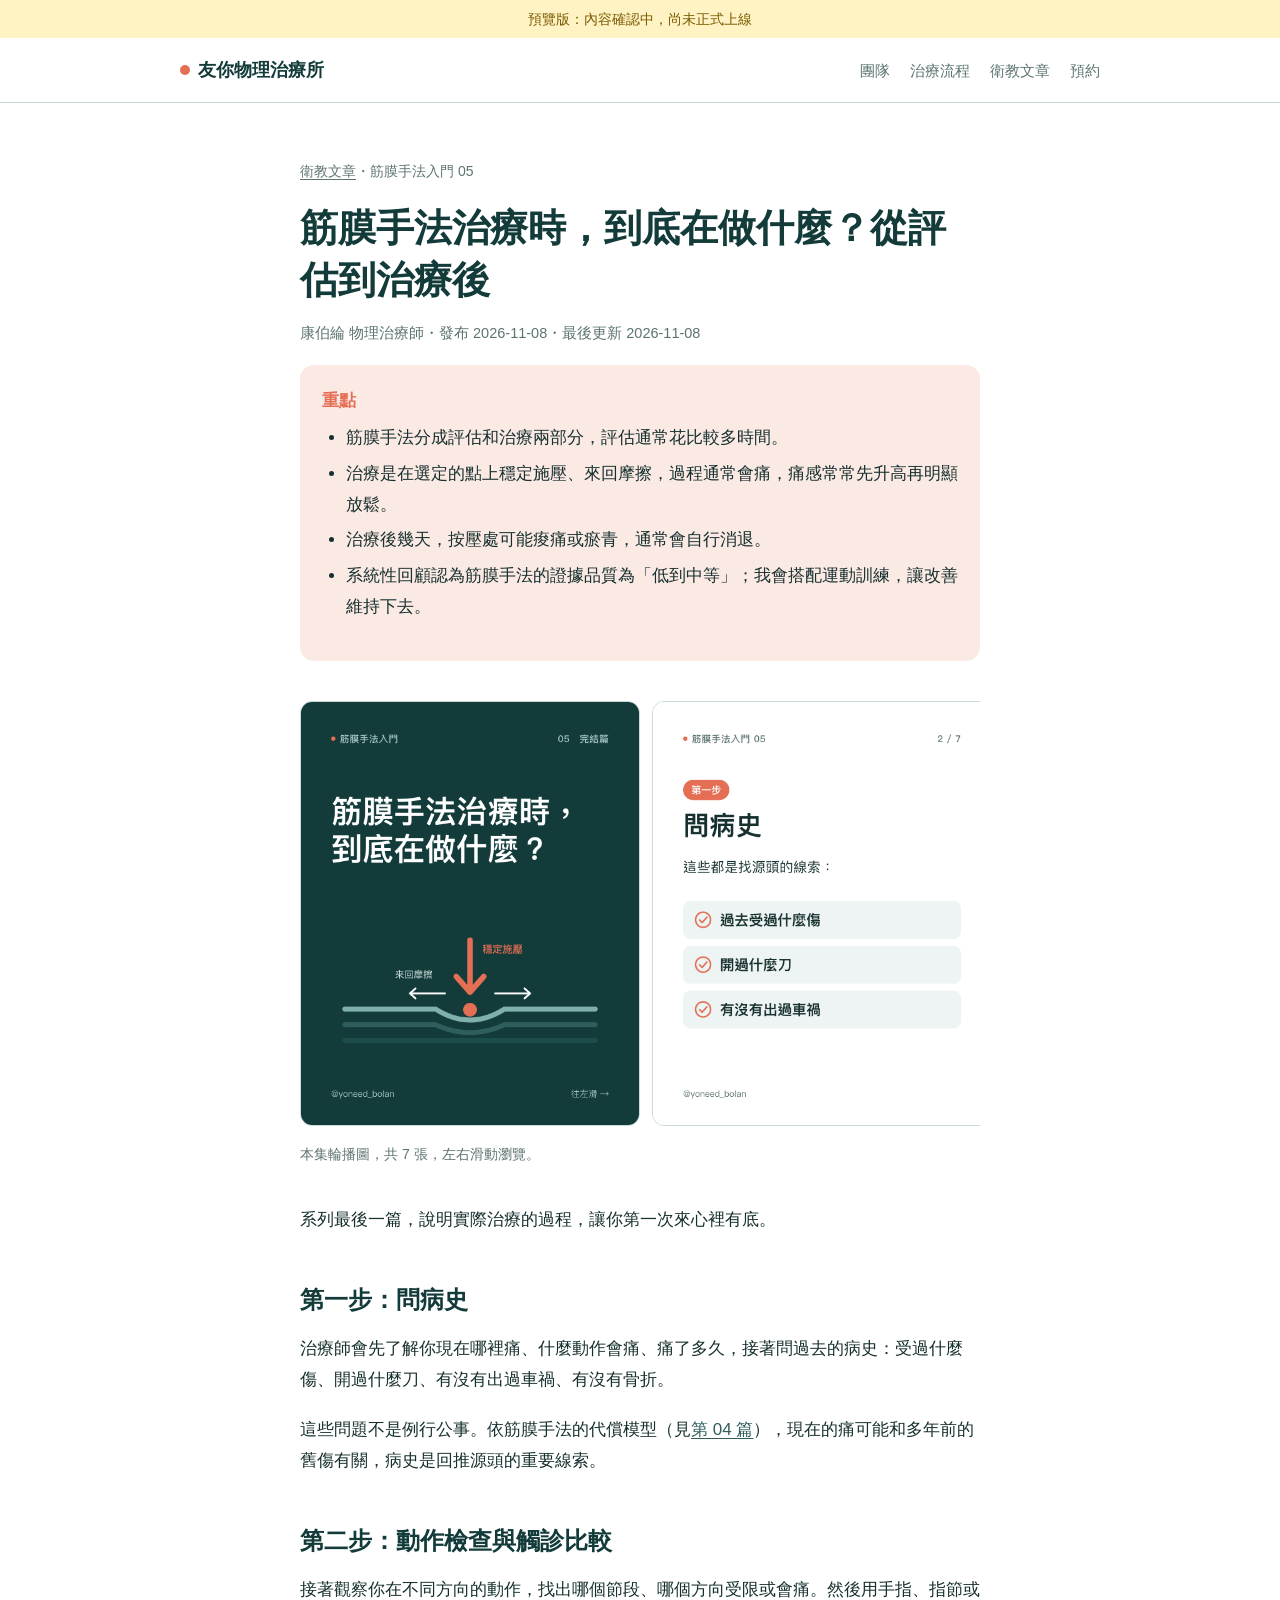
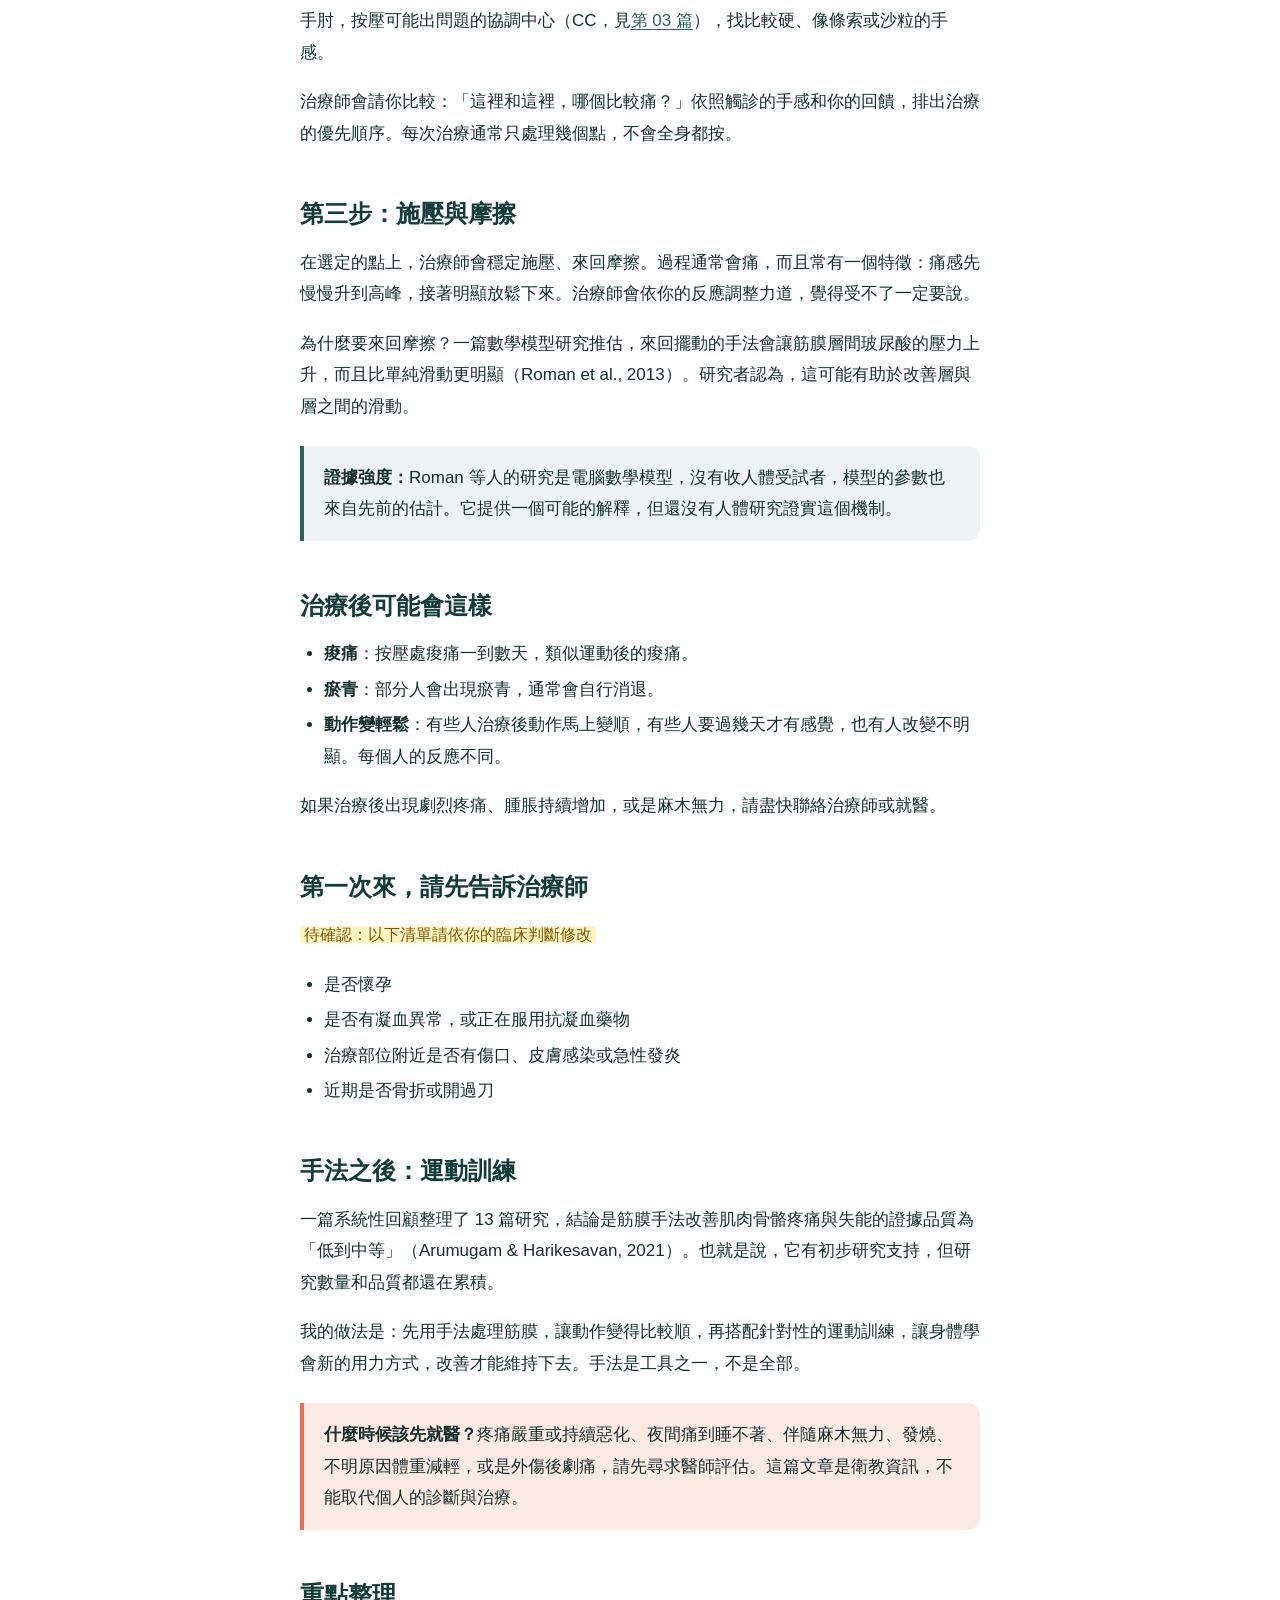
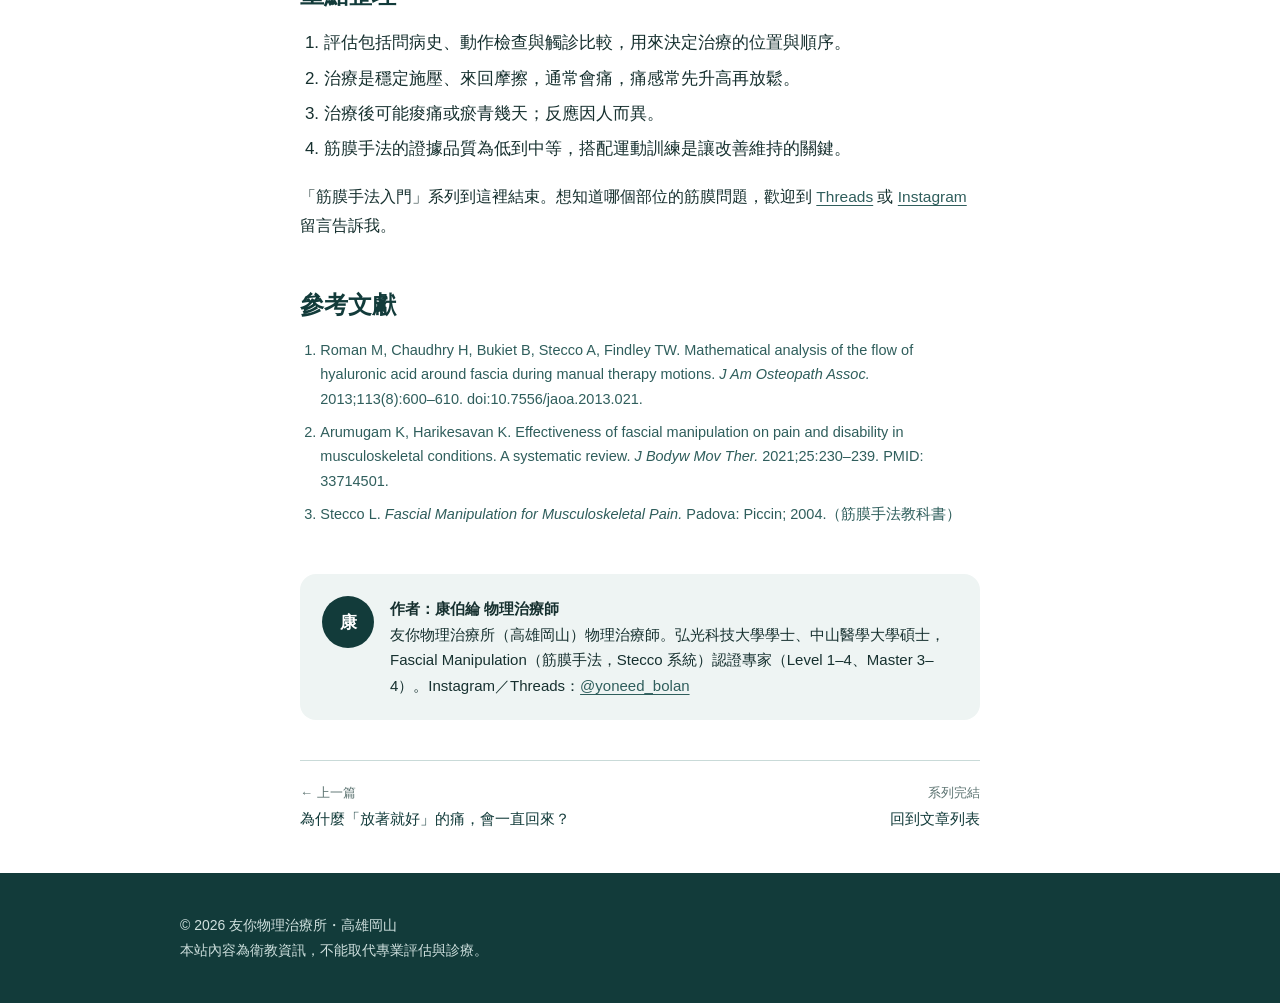
<file: articles/treatment.html>
<!doctype html>
<html lang="zh-Hant-TW">
<head>
<meta name="robots" content="noindex, nofollow">
<meta charset="utf-8">
<meta name="viewport" content="width=device-width,initial-scale=1">
<title>筋膜手法治療時，到底在做什麼？從評估到治療後｜筋膜手法入門 05</title>
<meta name="description" content="第一次做筋膜手法前想知道的事：物理治療師說明問診、觸診比較、施壓摩擦的過程，治療後可能的痠痛與瘀青，以及目前的研究證據。">
<link rel="stylesheet" href="../style.css">
<script type="application/ld+json">
{
  "@context": "https://schema.org",
  "@type": "Article",
  "headline": "筋膜手法治療時，到底在做什麼？從評估到治療後",
  "datePublished": "2026-11-08",
  "dateModified": "2026-11-08",
  "inLanguage": "zh-Hant-TW",
  "author": {"@type": "Person", "name": "康伯綸", "jobTitle": "物理治療師",
    "worksFor": {"@type": "PhysicalTherapy", "name": "友你物理治療所"},
    "sameAs": ["https://www.instagram.com/yoneed_bolan/", "https://www.threads.com/@yoneed_bolan"]},
  "citation": [
    "Roman M, Chaudhry H, Bukiet B, Stecco A, Findley TW. Mathematical analysis of the flow of hyaluronic acid around fascia during manual therapy motions. J Am Osteopath Assoc. 2013;113(8):600-610.",
    "Arumugam K, Harikesavan K. Effectiveness of fascial manipulation on pain and disability in musculoskeletal conditions. A systematic review. J Bodyw Mov Ther. 2021;25:230-239.",
    "Stecco L. Fascial Manipulation for Musculoskeletal Pain. Padova: Piccin; 2004."
  ]
}
</script>
</head>
<body>
<div style="background:#FFF3C4;color:#7A5B00;text-align:center;font-size:14px;padding:8px 16px;line-height:1.6">預覽版：內容確認中，尚未正式上線</div>

<header class="site-header">
  <div class="wrap">
    <a class="brand" href="../">友你物理治療所</a>
    <nav class="nav">
      <a href="../#team" class="hide-sm">團隊</a>
      <a href="../#service">治療流程</a>
      <a href="../#articles">衛教文章</a>
      <a href="../#contact">預約</a>
    </nav>
  </div>
</header>

<main class="article">
  <div class="wrap">
    <p class="crumbs"><a href="../#articles">衛教文章</a>・筋膜手法入門 05</p>
    <h1>筋膜手法治療時，到底在做什麼？從評估到治療後</h1>
    <p class="byline">康伯綸 物理治療師・發布 2026-11-08・最後更新 2026-11-08</p>

    <div class="tldr">
      <strong>重點</strong>
      <ul>
        <li>筋膜手法分成評估和治療兩部分，評估通常花比較多時間。</li>
        <li>治療是在選定的點上穩定施壓、來回摩擦，過程通常會痛，痛感常常先升高再明顯放鬆。</li>
        <li>治療後幾天，按壓處可能痠痛或瘀青，通常會自行消退。</li>
        <li>系統性回顧認為筋膜手法的證據品質為「低到中等」；我會搭配運動訓練，讓改善維持下去。</li>
      </ul>
    </div>

    <figure class="slides">
      <div class="strip">
        <img src="../images/ep05/ep05-01.png" alt="第 1 張：筋膜手法治療時，到底在做什麼？" loading="lazy" width="1080" height="1350">
        <img src="../images/ep05/ep05-02.png" alt="第 2 張：問病史：這些都是找源頭的線索：　第一步　過去受過什麼傷　開過什麼刀　有沒有出過車禍" loading="lazy" width="1080" height="1350">
        <img src="../images/ep05/ep05-03.png" alt="第 3 張：觸診比較：用手指、指節或手肘按壓可能的 CC，找這三種手感：　硬點　條索　沙粒感　再請你比較「哪裡比較痛」，排出治療的優先順序。　第二步" loading="lazy" width="1080" height="1350">
        <img src="../images/ep05/ep05-04.png" alt="第 4 張：施壓摩擦：在選定的點上穩定施壓、來回摩擦。過程通常會痛。　第三步" loading="lazy" width="1080" height="1350">
        <img src="../images/ep05/ep05-05.png" alt="第 5 張：治療後這幾天：按壓處可能痠痛或瘀青。照常活動，通常幾天內會改善。　＊出現劇痛、腫脹變大或麻木無力，請盡快聯絡治療師。" loading="lazy" width="1080" height="1350">
        <img src="../images/ep05/ep05-06.png" alt="第 6 張：手法 + 運動：研究現況：系統性回顧指出，筋膜手法改善疼痛與失能的證據品質為「低到中等」。　Arumugam K, Harikesavan K. J Bodyw Mov Ther. 2021;25:230–239.　處理筋膜　運動訓練　讓改善維持下去" loading="lazy" width="1080" height="1350">
        <img src="../images/ep05/ep05-07.png" alt="第 7 張：入門系列完結！：想知道哪個部位的筋膜問題？留言告訴我，下個系列就寫它。　留言你想看的部位" loading="lazy" width="1080" height="1350">
      </div>
      <figcaption>本集輪播圖，共 7 張，左右滑動瀏覽。</figcaption>
    </figure>

    <p>系列最後一篇，說明實際治療的過程，讓你第一次來心裡有底。</p>

    <h2>第一步：問病史</h2>
    <p>治療師會先了解你現在哪裡痛、什麼動作會痛、痛了多久，接著問過去的病史：受過什麼傷、開過什麼刀、有沒有出過車禍、有沒有骨折。</p>
    <p>這些問題不是例行公事。依筋膜手法的代償模型（見<a href="compensation.html">第 04 篇</a>），現在的痛可能和多年前的舊傷有關，病史是回推源頭的重要線索。</p>

    <h2>第二步：動作檢查與觸診比較</h2>
    <p>接著觀察你在不同方向的動作，找出哪個節段、哪個方向受限或會痛。然後用手指、指節或手肘，按壓可能出問題的協調中心（CC，見<a href="cc-cp.html">第 03 篇</a>），找比較硬、像條索或沙粒的手感。</p>
    <p>治療師會請你比較：「這裡和這裡，哪個比較痛？」依照觸診的手感和你的回饋，排出治療的優先順序。每次治療通常只處理幾個點，不會全身都按。</p>

    <h2>第三步：施壓與摩擦</h2>
    <p>在選定的點上，治療師會穩定施壓、來回摩擦。過程通常會痛，而且常有一個特徵：痛感先慢慢升到高峰，接著明顯放鬆下來。治療師會依你的反應調整力道，覺得受不了一定要說。</p>
    <p>為什麼要來回摩擦？一篇數學模型研究推估，來回擺動的手法會讓筋膜層間玻尿酸的壓力上升，而且比單純滑動更明顯（Roman et al., 2013）。研究者認為，這可能有助於改善層與層之間的滑動。</p>
    <div class="callout">
      <strong>證據強度：</strong>Roman 等人的研究是電腦數學模型，沒有收人體受試者，模型的參數也來自先前的估計。它提供一個可能的解釋，但還沒有人體研究證實這個機制。
    </div>

    <h2>治療後可能會這樣</h2>
    <ul>
      <li><strong>痠痛</strong>：按壓處痠痛一到數天，類似運動後的痠痛。</li>
      <li><strong>瘀青</strong>：部分人會出現瘀青，通常會自行消退。</li>
      <li><strong>動作變輕鬆</strong>：有些人治療後動作馬上變順，有些人要過幾天才有感覺，也有人改變不明顯。每個人的反應不同。</li>
    </ul>
    <p>如果治療後出現劇烈疼痛、腫脹持續增加，或是麻木無力，請盡快聯絡治療師或就醫。</p>

    <h2>第一次來，請先告訴治療師</h2>
    <p><span class="todo">待確認：以下清單請依你的臨床判斷修改</span></p>
    <ul>
      <li>是否懷孕</li>
      <li>是否有凝血異常，或正在服用抗凝血藥物</li>
      <li>治療部位附近是否有傷口、皮膚感染或急性發炎</li>
      <li>近期是否骨折或開過刀</li>
    </ul>

    <h2>手法之後：運動訓練</h2>
    <p>一篇系統性回顧整理了 13 篇研究，結論是筋膜手法改善肌肉骨骼疼痛與失能的證據品質為「低到中等」（Arumugam &amp; Harikesavan, 2021）。也就是說，它有初步研究支持，但研究數量和品質都還在累積。</p>
    <p>我的做法是：先用手法處理筋膜，讓動作變得比較順，再搭配針對性的運動訓練，讓身體學會新的用力方式，改善才能維持下去。手法是工具之一，不是全部。</p>

    <div class="callout warn">
      <strong>什麼時候該先就醫？</strong>疼痛嚴重或持續惡化、夜間痛到睡不著、伴隨麻木無力、發燒、不明原因體重減輕，或是外傷後劇痛，請先尋求醫師評估。這篇文章是衛教資訊，不能取代個人的診斷與治療。
    </div>

    <h2>重點整理</h2>
    <ol>
      <li>評估包括問病史、動作檢查與觸診比較，用來決定治療的位置與順序。</li>
      <li>治療是穩定施壓、來回摩擦，通常會痛，痛感常先升高再放鬆。</li>
      <li>治療後可能痠痛或瘀青幾天；反應因人而異。</li>
      <li>筋膜手法的證據品質為低到中等，搭配運動訓練是讓改善維持的關鍵。</li>
    </ol>
    <p class="next">「筋膜手法入門」系列到這裡結束。想知道哪個部位的筋膜問題，歡迎到 <a href="https://www.threads.com/@yoneed_bolan">Threads</a> 或 <a href="https://www.instagram.com/yoneed_bolan/">Instagram</a> 留言告訴我。</p>

    <h2>參考文獻</h2>
    <ol class="refs">
      <li>Roman M, Chaudhry H, Bukiet B, Stecco A, Findley TW. Mathematical analysis of the flow of hyaluronic acid around fascia during manual therapy motions. <em>J Am Osteopath Assoc.</em> 2013;113(8):600–610. doi:10.7556/jaoa.2013.021.</li>
      <li>Arumugam K, Harikesavan K. Effectiveness of fascial manipulation on pain and disability in musculoskeletal conditions. A systematic review. <em>J Bodyw Mov Ther.</em> 2021;25:230–239. PMID: 33714501.</li>
      <li>Stecco L. <em>Fascial Manipulation for Musculoskeletal Pain.</em> Padova: Piccin; 2004.（筋膜手法教科書）</li>
    </ol>

    <div class="author-box">
      <div class="dot">康</div>
      <p><strong>作者：康伯綸 物理治療師</strong><br>
      友你物理治療所（高雄岡山）物理治療師。弘光科技大學學士、中山醫學大學碩士，Fascial Manipulation（筋膜手法，Stecco 系統）認證專家（Level 1–4、Master 3–4）。Instagram／Threads：<a href="https://www.instagram.com/yoneed_bolan/">@yoneed_bolan</a></p>
    </div>

    <nav class="series-nav">
      <a href="compensation.html"><span class="lbl">← 上一篇</span>為什麼「放著就好」的痛，會一直回來？</a>
      <a href="../#articles" style="text-align:right"><span class="lbl">系列完結</span>回到文章列表</a>
    </nav>
  </div>
</main>

<footer class="site-footer">
  <div class="wrap">
    <p>© 2026 友你物理治療所・高雄岡山</p>
    <p>本站內容為衛教資訊，不能取代專業評估與診療。</p>
  </div>
</footer>

</body>
</html>
</file>
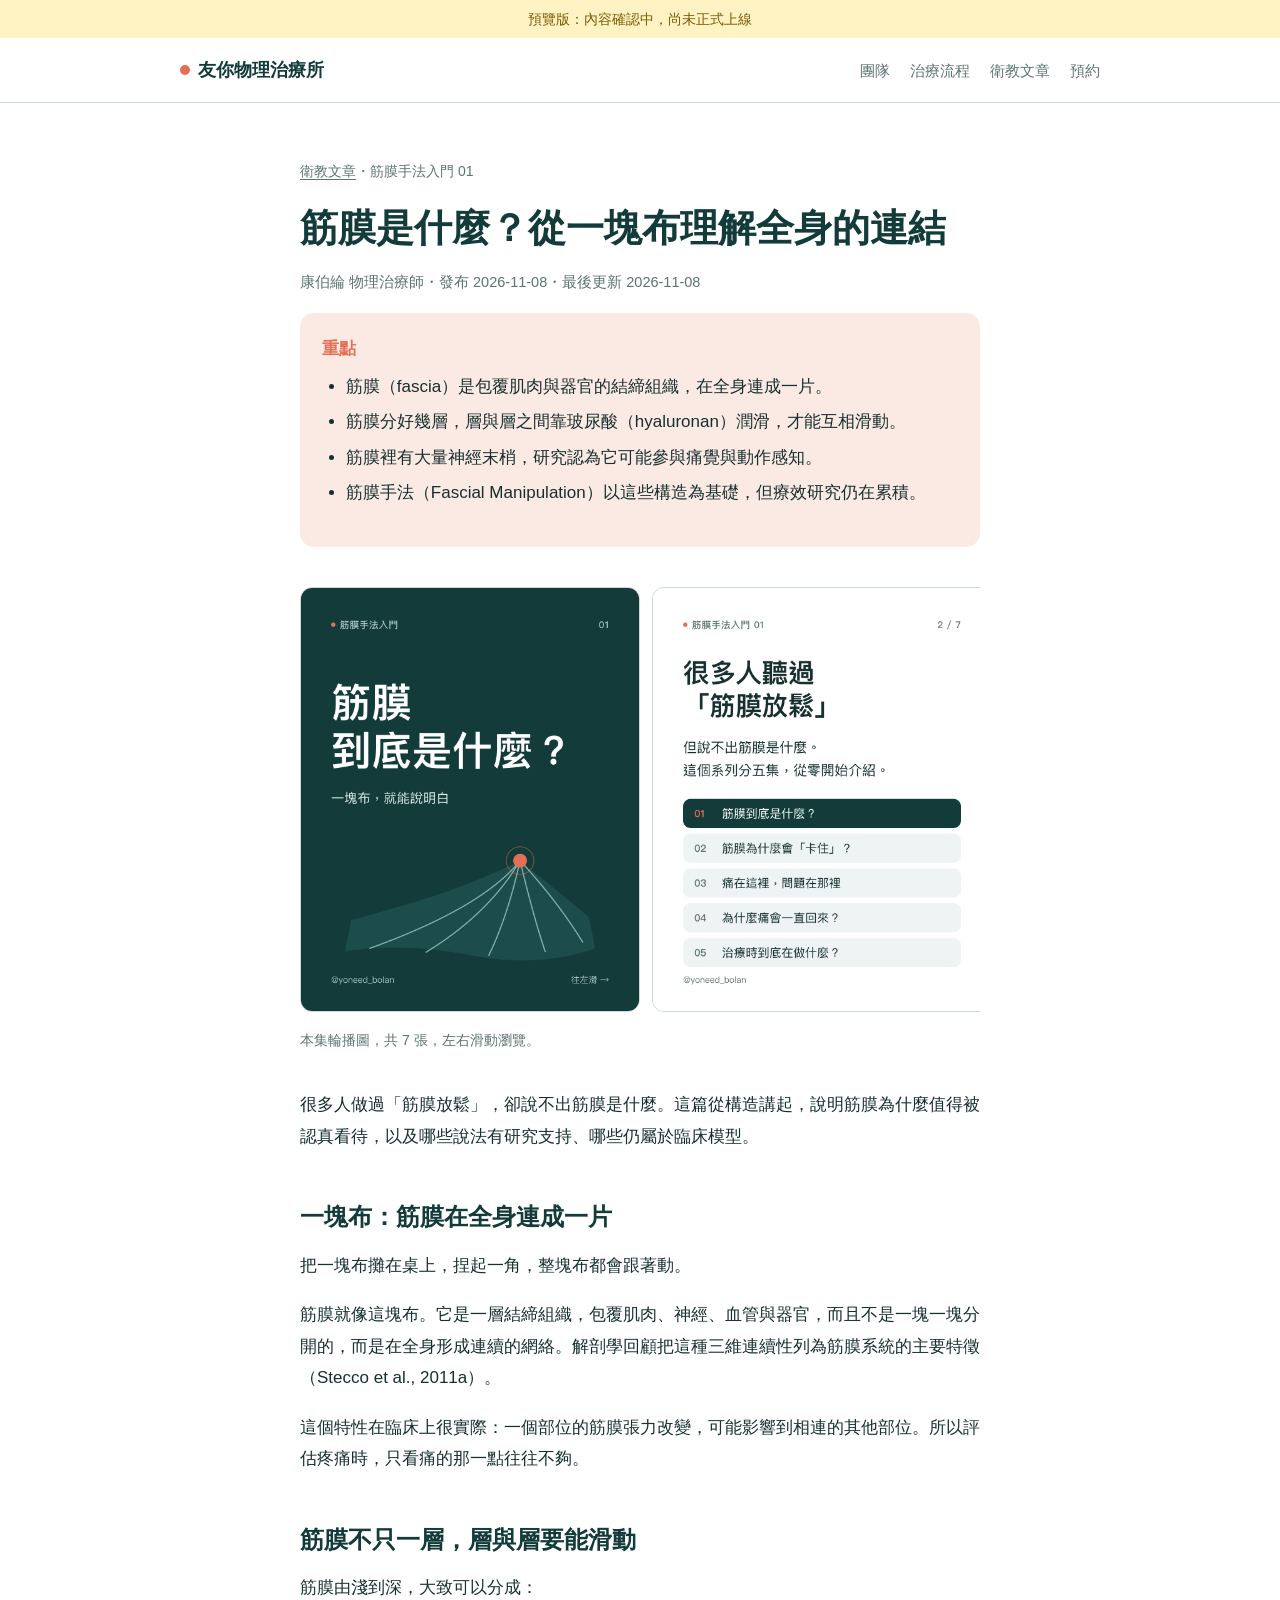
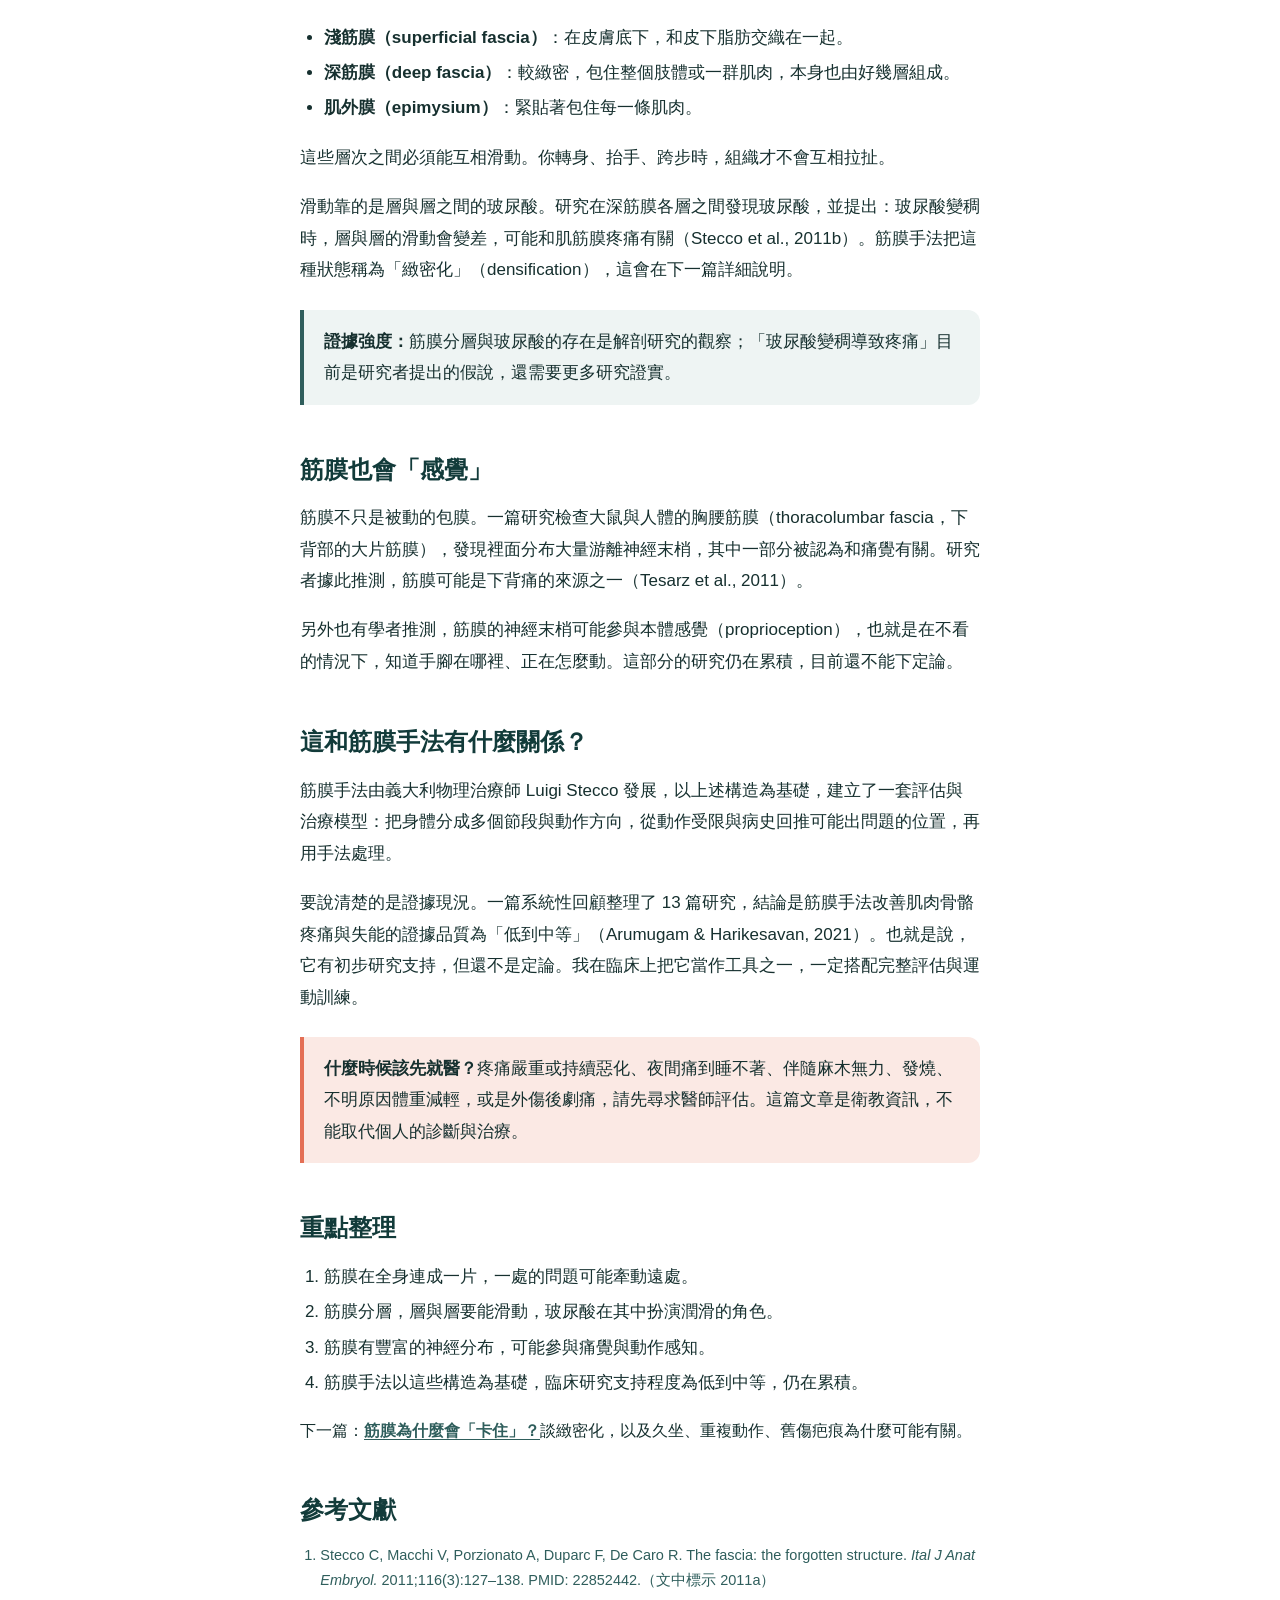
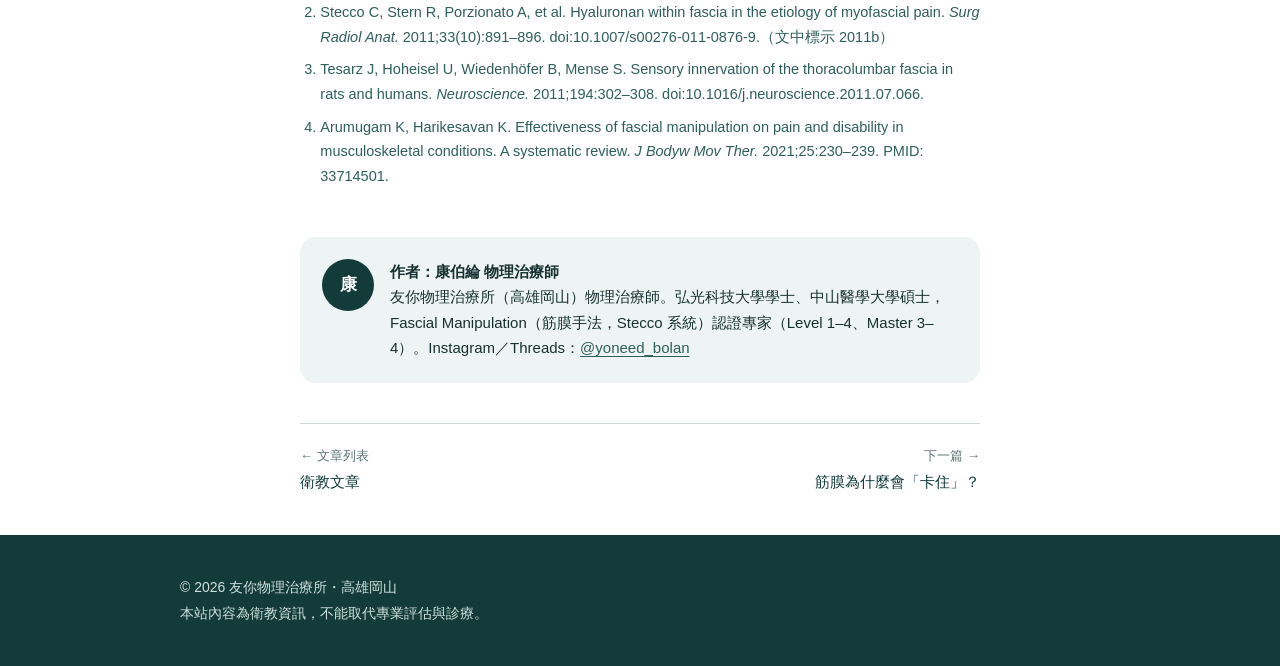
<file: articles/what-is-fascia.html>
<!doctype html>
<html lang="zh-Hant-TW">
<head>
<meta name="robots" content="noindex, nofollow">
<meta charset="utf-8">
<meta name="viewport" content="width=device-width,initial-scale=1">
<title>筋膜是什麼？從一塊布理解全身的連結｜筋膜手法入門 01</title>
<meta name="description" content="物理治療師說明筋膜（fascia）的構造、分層、玻尿酸潤滑與感覺功能，以及這些和筋膜手法（Fascial Manipulation）的關係。附研究出處。">
<link rel="stylesheet" href="../style.css">
<script type="application/ld+json">
{
  "@context": "https://schema.org",
  "@type": "Article",
  "headline": "筋膜是什麼？從一塊布理解全身的連結",
  "datePublished": "2026-11-08",
  "dateModified": "2026-11-08",
  "inLanguage": "zh-Hant-TW",
  "author": {
    "@type": "Person",
    "name": "康伯綸",
    "jobTitle": "物理治療師",
    "worksFor": {"@type": "PhysicalTherapy", "name": "友你物理治療所"},
    "sameAs": ["https://www.instagram.com/yoneed_bolan/", "https://www.threads.com/@yoneed_bolan"]
  },
  "citation": [
    "Stecco C, Macchi V, Porzionato A, Duparc F, De Caro R. The fascia: the forgotten structure. Ital J Anat Embryol. 2011;116(3):127-138.",
    "Stecco C, Stern R, Porzionato A, et al. Hyaluronan within fascia in the etiology of myofascial pain. Surg Radiol Anat. 2011;33(10):891-896.",
    "Tesarz J, Hoheisel U, Wiedenhöfer B, Mense S. Sensory innervation of the thoracolumbar fascia in rats and humans. Neuroscience. 2011;194:302-308.",
    "Arumugam K, Harikesavan K. Effectiveness of fascial manipulation on pain and disability in musculoskeletal conditions. A systematic review. J Bodyw Mov Ther. 2021;25:230-239."
  ]
}
</script>
</head>
<body>
<div style="background:#FFF3C4;color:#7A5B00;text-align:center;font-size:14px;padding:8px 16px;line-height:1.6">預覽版：內容確認中，尚未正式上線</div>

<header class="site-header">
  <div class="wrap">
    <a class="brand" href="../">友你物理治療所</a>
    <nav class="nav">
      <a href="../#team" class="hide-sm">團隊</a>
      <a href="../#service">治療流程</a>
      <a href="../#articles">衛教文章</a>
      <a href="../#contact">預約</a>
    </nav>
  </div>
</header>

<main class="article">
  <div class="wrap">
    <p class="crumbs"><a href="../#articles">衛教文章</a>・筋膜手法入門 01</p>
    <h1>筋膜是什麼？從一塊布理解全身的連結</h1>
    <p class="byline">康伯綸 物理治療師・發布 2026-11-08・最後更新 2026-11-08</p>

    <div class="tldr">
      <strong>重點</strong>
      <ul>
        <li>筋膜（fascia）是包覆肌肉與器官的結締組織，在全身連成一片。</li>
        <li>筋膜分好幾層，層與層之間靠玻尿酸（hyaluronan）潤滑，才能互相滑動。</li>
        <li>筋膜裡有大量神經末梢，研究認為它可能參與痛覺與動作感知。</li>
        <li>筋膜手法（Fascial Manipulation）以這些構造為基礎，但療效研究仍在累積。</li>
      </ul>
    </div>

    <figure class="slides">
      <div class="strip">
        <img src="../images/ep01/ep01-01.png" alt="第 1 張：筋膜到底是什麼？：一塊布，就能說明白" loading="lazy" width="1080" height="1350">
        <img src="../images/ep01/ep01-02.png" alt="第 2 張：很多人聽過「筋膜放鬆」：但說不出筋膜是什麼。這個系列分五集，從零開始介紹。　01　筋膜到底是什麼？　02　筋膜為什麼會「卡住」？　03　痛在這裡，問題在那裡　04　為什麼痛會一直回來？　05　治療時到底在做什麼？" loading="lazy" width="1080" height="1350">
        <img src="../images/ep01/ep01-03.png" alt="第 3 張：想像一塊布：攤在桌上，捏起一角，整塊布都會跟著動。" loading="lazy" width="1080" height="1350">
        <img src="../images/ep01/ep01-04.png" alt="第 4 張：筋膜就像這塊布：包覆肌肉與器官的結締組織，從頭到腳連成一片。" loading="lazy" width="1080" height="1350">
        <img src="../images/ep01/ep01-05.png" alt="第 5 張：筋膜分很多層：各層之間要能互相滑動，轉身、抬手才不會互相拉扯。" loading="lazy" width="1080" height="1350">
        <img src="../images/ep01/ep01-06.png" alt="第 6 張：筋膜也會「感覺」：筋膜裡有大量感受器，這叫本體感覺（proprioception）。　你抬手、轉身，筋膜被牽拉　筋膜裡的感受器發出訊號　大腦知道手腳在哪裡、正在怎麼動" loading="lazy" width="1080" height="1350">
        <img src="../images/ep01/ep01-07.png" alt="第 7 張：筋膜為什麼會「卡住」？：下一集 02　收藏起來，系列看完會更清楚" loading="lazy" width="1080" height="1350">
      </div>
      <figcaption>本集輪播圖，共 7 張，左右滑動瀏覽。</figcaption>
    </figure>

    <p>很多人做過「筋膜放鬆」，卻說不出筋膜是什麼。這篇從構造講起，說明筋膜為什麼值得被認真看待，以及哪些說法有研究支持、哪些仍屬於臨床模型。</p>

    <h2>一塊布：筋膜在全身連成一片</h2>
    <p>把一塊布攤在桌上，捏起一角，整塊布都會跟著動。</p>
    <p>筋膜就像這塊布。它是一層結締組織，包覆肌肉、神經、血管與器官，而且不是一塊一塊分開的，而是在全身形成連續的網絡。解剖學回顧把這種三維連續性列為筋膜系統的主要特徵（Stecco et al., 2011a）。</p>
    <p>這個特性在臨床上很實際：一個部位的筋膜張力改變，可能影響到相連的其他部位。所以評估疼痛時，只看痛的那一點往往不夠。</p>

    <h2>筋膜不只一層，層與層要能滑動</h2>
    <p>筋膜由淺到深，大致可以分成：</p>
    <ul>
      <li><strong>淺筋膜（superficial fascia）</strong>：在皮膚底下，和皮下脂肪交織在一起。</li>
      <li><strong>深筋膜（deep fascia）</strong>：較緻密，包住整個肢體或一群肌肉，本身也由好幾層組成。</li>
      <li><strong>肌外膜（epimysium）</strong>：緊貼著包住每一條肌肉。</li>
    </ul>
    <p>這些層次之間必須能互相滑動。你轉身、抬手、跨步時，組織才不會互相拉扯。</p>
    <p>滑動靠的是層與層之間的玻尿酸。研究在深筋膜各層之間發現玻尿酸，並提出：玻尿酸變稠時，層與層的滑動會變差，可能和肌筋膜疼痛有關（Stecco et al., 2011b）。筋膜手法把這種狀態稱為「緻密化」（densification），這會在下一篇詳細說明。</p>
    <div class="callout">
      <strong>證據強度：</strong>筋膜分層與玻尿酸的存在是解剖研究的觀察；「玻尿酸變稠導致疼痛」目前是研究者提出的假說，還需要更多研究證實。
    </div>

    <h2>筋膜也會「感覺」</h2>
    <p>筋膜不只是被動的包膜。一篇研究檢查大鼠與人體的胸腰筋膜（thoracolumbar fascia，下背部的大片筋膜），發現裡面分布大量游離神經末梢，其中一部分被認為和痛覺有關。研究者據此推測，筋膜可能是下背痛的來源之一（Tesarz et al., 2011）。</p>
    <p>另外也有學者推測，筋膜的神經末梢可能參與本體感覺（proprioception），也就是在不看的情況下，知道手腳在哪裡、正在怎麼動。這部分的研究仍在累積，目前還不能下定論。</p>

    <h2>這和筋膜手法有什麼關係？</h2>
    <p>筋膜手法由義大利物理治療師 Luigi Stecco 發展，以上述構造為基礎，建立了一套評估與治療模型：把身體分成多個節段與動作方向，從動作受限與病史回推可能出問題的位置，再用手法處理。</p>
    <p>要說清楚的是證據現況。一篇系統性回顧整理了 13 篇研究，結論是筋膜手法改善肌肉骨骼疼痛與失能的證據品質為「低到中等」（Arumugam &amp; Harikesavan, 2021）。也就是說，它有初步研究支持，但還不是定論。我在臨床上把它當作工具之一，一定搭配完整評估與運動訓練。</p>

    <div class="callout warn">
      <strong>什麼時候該先就醫？</strong>疼痛嚴重或持續惡化、夜間痛到睡不著、伴隨麻木無力、發燒、不明原因體重減輕，或是外傷後劇痛，請先尋求醫師評估。這篇文章是衛教資訊，不能取代個人的診斷與治療。
    </div>

    <h2>重點整理</h2>
    <ol>
      <li>筋膜在全身連成一片，一處的問題可能牽動遠處。</li>
      <li>筋膜分層，層與層要能滑動，玻尿酸在其中扮演潤滑的角色。</li>
      <li>筋膜有豐富的神經分布，可能參與痛覺與動作感知。</li>
      <li>筋膜手法以這些構造為基礎，臨床研究支持程度為低到中等，仍在累積。</li>
    </ol>
    <p class="next">下一篇：<a href="densification.html"><strong>筋膜為什麼會「卡住」？</strong></a>談緻密化，以及久坐、重複動作、舊傷疤痕為什麼可能有關。</p>

    <h2>參考文獻</h2>
    <ol class="refs">
      <li>Stecco C, Macchi V, Porzionato A, Duparc F, De Caro R. The fascia: the forgotten structure. <em>Ital J Anat Embryol.</em> 2011;116(3):127–138. PMID: 22852442.（文中標示 2011a）</li>
      <li>Stecco C, Stern R, Porzionato A, et al. Hyaluronan within fascia in the etiology of myofascial pain. <em>Surg Radiol Anat.</em> 2011;33(10):891–896. doi:10.1007/s00276-011-0876-9.（文中標示 2011b）</li>
      <li>Tesarz J, Hoheisel U, Wiedenhöfer B, Mense S. Sensory innervation of the thoracolumbar fascia in rats and humans. <em>Neuroscience.</em> 2011;194:302–308. doi:10.1016/j.neuroscience.2011.07.066.</li>
      <li>Arumugam K, Harikesavan K. Effectiveness of fascial manipulation on pain and disability in musculoskeletal conditions. A systematic review. <em>J Bodyw Mov Ther.</em> 2021;25:230–239. PMID: 33714501.</li>
    </ol>

    <div class="author-box">
      <div class="dot">康</div>
      <p><strong>作者：康伯綸 物理治療師</strong><br>
      友你物理治療所（高雄岡山）物理治療師。弘光科技大學學士、中山醫學大學碩士，Fascial Manipulation（筋膜手法，Stecco 系統）認證專家（Level 1–4、Master 3–4）。Instagram／Threads：<a href="https://www.instagram.com/yoneed_bolan/">@yoneed_bolan</a></p>
    </div>

    <nav class="series-nav">
      <a href="../#articles"><span class="lbl">← 文章列表</span>衛教文章</a>
      <a href="densification.html" style="text-align:right"><span class="lbl">下一篇 →</span>筋膜為什麼會「卡住」？</a>
    </nav>
  </div>
</main>

<footer class="site-footer">
  <div class="wrap">
    <p>© 2026 友你物理治療所・高雄岡山</p>
    <p>本站內容為衛教資訊，不能取代專業評估與診療。</p>
  </div>
</footer>

</body>
</html>
</file>
<file: style.css>
:root{
  --ink:#123B3A; --ink-2:#2F5E5C; --paper:#FFFFFF; --mist:#EEF4F3; --line:#C9DAD8;
  --coral:#E46F55; --coral-soft:#FBE9E4; --text:#16302F; --muted:#5D7472;
  --max:720px;
}
*{box-sizing:border-box;margin:0;padding:0}
html{-webkit-text-size-adjust:100%}
body{font-family:"PingFang TC","Noto Sans TC","Heiti TC","Microsoft JhengHei",sans-serif;
  color:var(--text);background:var(--paper);line-height:1.85;font-size:17px;
  -webkit-font-smoothing:antialiased}
a{color:var(--ink-2);text-underline-offset:3px}
a:hover{color:var(--coral)}
img{max-width:100%;height:auto}

/* 待填欄位：上線前要全部換掉 */
.todo{background:#FFF3C4;color:#7A5B00;padding:0 4px;border-radius:3px;font-size:.92em}

.wrap{max-width:var(--max);margin:0 auto;padding:0 20px}

/* header */
.site-header{border-bottom:1px solid var(--line);background:var(--paper)}
.site-header .wrap{display:flex;align-items:center;justify-content:space-between;gap:16px;
  max-width:960px;height:64px}
.brand{font-weight:700;color:var(--ink);text-decoration:none;font-size:18px;display:flex;align-items:center;gap:8px}
.brand::before{content:"";width:10px;height:10px;border-radius:50%;background:var(--coral)}
.nav{display:flex;gap:20px;font-size:15px}
.nav a{color:var(--muted);text-decoration:none}
.nav a:hover{color:var(--ink)}
@media (max-width:560px){.nav .hide-sm{display:none}}

/* hero */
.hero{background:var(--mist);padding:72px 0 64px}
.hero .wrap{max-width:960px}
.eyebrow{color:var(--coral);font-weight:600;font-size:15px;letter-spacing:.04em}
.hero h1{font-size:clamp(30px,5.4vw,46px);line-height:1.3;color:var(--ink);margin:12px 0 18px}
.hero p{font-size:18px;color:var(--ink-2);max-width:600px}
.btns{display:flex;flex-wrap:wrap;gap:12px;margin-top:28px}
.btn{display:inline-block;padding:12px 22px;border-radius:999px;text-decoration:none;font-weight:600;font-size:16px}
.btn-primary{background:var(--ink);color:#fff}
.btn-primary:hover{background:var(--ink-2);color:#fff}
.btn-ghost{border:1.5px solid var(--ink);color:var(--ink)}

/* sections */
section.block{padding:64px 0;border-bottom:1px solid var(--line)}
section.block .wrap{max-width:960px}
h2{font-size:26px;line-height:1.4;color:var(--ink);margin-bottom:16px}
.lead{color:var(--muted);margin-bottom:28px;max-width:640px}
.grid{display:grid;gap:20px;grid-template-columns:repeat(auto-fit,minmax(240px,1fr))}
.card{background:var(--mist);border-radius:16px;padding:24px}
.card h3{font-size:18px;color:var(--ink);margin-bottom:6px}
.card p{font-size:15.5px;color:var(--ink-2);line-height:1.75}
.step-no{display:inline-block;color:var(--coral);font-weight:700;font-size:14px;margin-bottom:6px}
.note{font-size:14.5px;color:var(--muted);margin-top:20px}

.about{display:grid;gap:32px;grid-template-columns:1fr}
@media (min-width:760px){.about{grid-template-columns:220px 1fr}}
.avatar{width:180px;height:180px;border-radius:50%;background:var(--line);display:flex;align-items:center;
  justify-content:center;color:var(--muted);font-size:14px;text-align:center}
.creds{list-style:none;margin-top:14px}
.creds li{padding-left:18px;position:relative;margin:4px 0}
.creds li::before{content:"";position:absolute;left:0;top:.8em;width:7px;height:7px;border-radius:50%;background:var(--coral)}

.post-list{list-style:none}
.post-list li{border-top:1px solid var(--line);padding:20px 0}
.post-list li:last-child{border-bottom:1px solid var(--line)}
.post-list a{font-size:19px;font-weight:600;color:var(--ink);text-decoration:none}
.post-list a:hover{color:var(--coral)}
.post-list .meta{font-size:14px;color:var(--muted)}
.post-list .soon{color:var(--muted);font-size:17px}

dl.contact{display:grid;grid-template-columns:auto 1fr;gap:8px 20px}
dl.contact dt{color:var(--muted)}

/* article */
.article{padding:56px 0 40px}
.crumbs{font-size:14px;color:var(--muted);margin-bottom:20px}
.crumbs a{color:var(--muted)}
.article h1{font-size:clamp(28px,5vw,38px);line-height:1.35;color:var(--ink);margin-bottom:14px}
.byline{font-size:14.5px;color:var(--muted);margin-bottom:32px}
.tldr{background:var(--coral-soft);border-radius:14px;padding:20px 22px;margin-bottom:40px}
.tldr strong{color:var(--coral);display:block;margin-bottom:6px}
.tldr ul{padding-left:1.2em}
.article h2{margin-top:48px;font-size:24px}
.article p{margin:0 0 18px}
.article ul,.article ol{margin:0 0 18px;padding-left:1.4em}
.article li{margin:4px 0}
.callout{border-left:4px solid var(--ink-2);background:var(--mist);padding:16px 20px;border-radius:0 12px 12px 0;margin:24px 0}
.callout.warn{border-color:var(--coral);background:var(--coral-soft)}
.refs{font-size:14.5px;color:var(--ink-2);line-height:1.7}
.refs li{margin:8px 0;word-break:break-word}
.author-box{display:flex;gap:16px;align-items:flex-start;background:var(--mist);border-radius:16px;padding:22px;margin-top:48px}
.author-box .dot{flex:none;width:52px;height:52px;border-radius:50%;background:var(--ink);color:#fff;
  display:flex;align-items:center;justify-content:center;font-weight:700}
.author-box p{margin:0;font-size:15px;line-height:1.7}
.next{margin-top:32px;font-size:15.5px}

/* footer */
.site-footer{background:var(--ink);color:#cfe0de;padding:40px 0;font-size:14px;line-height:1.8}
.site-footer .wrap{max-width:960px}
.site-footer a{color:#fff}

/* 輪播圖展示：橫向滑動 */
.slides{margin:28px 0 36px}
.slides .strip{display:flex;gap:12px;overflow-x:auto;scroll-snap-type:x mandatory;padding-bottom:10px;-webkit-overflow-scrolling:touch}
.slides img{flex:none;width:78%;max-width:340px;aspect-ratio:1080/1350;border-radius:12px;border:1px solid var(--line);scroll-snap-align:start;background:var(--mist)}
.slides figcaption{font-size:14px;color:var(--muted);margin-top:6px}
.series-nav{display:flex;justify-content:space-between;gap:16px;margin-top:40px;padding-top:20px;border-top:1px solid var(--line);font-size:15px}
.series-nav a{text-decoration:none;color:var(--ink);max-width:48%}
.series-nav .lbl{display:block;font-size:13px;color:var(--muted)}
</file>
